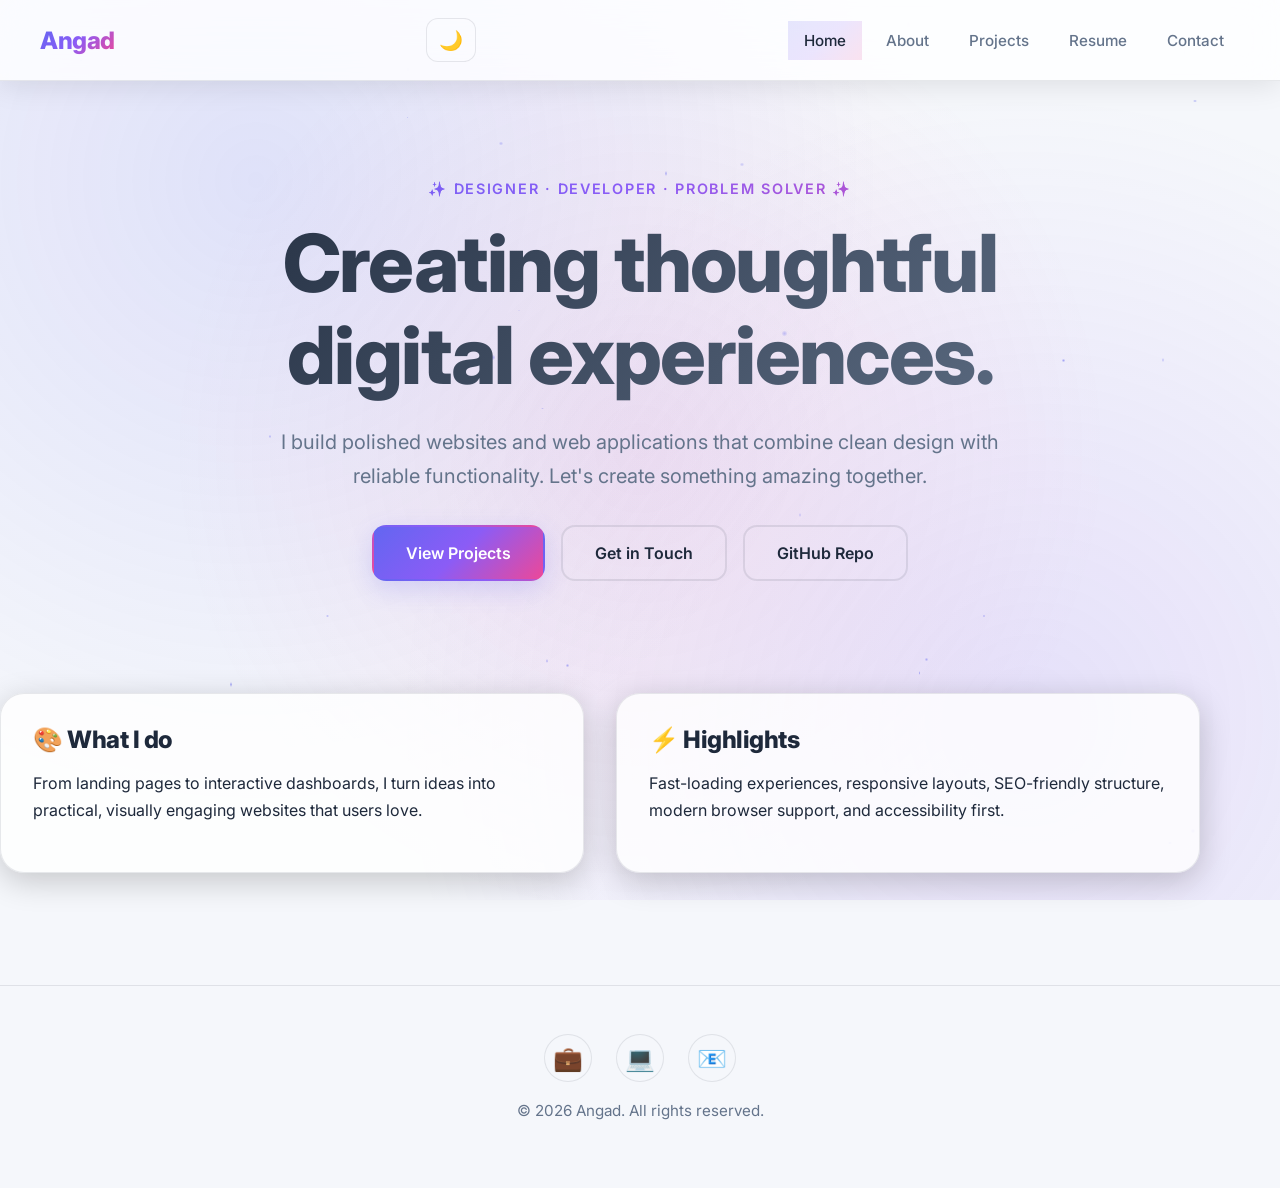
<file: index.html>
<!DOCTYPE html>
<html lang="en">
  <head>
    <meta charset="UTF-8" />
    <meta name="viewport" content="width=device-width, initial-scale=1.0" />
    <title>Portfolio | Home</title>
    <meta name="description" content="A clean, modern portfolio website for showcasing projects, experience, and contact information." />
    <link rel="preconnect" href="https://fonts.googleapis.com">
    <link rel="preconnect" href="https://fonts.gstatic.com" crossorigin>
    <link href="https://fonts.googleapis.com/css2?family=Inter:wght@400;500;600;700;800;900&display=swap" rel="stylesheet">
    <link rel="stylesheet" href="css/style.css" />
  </head>
  <body>
    <header class="site-header">
      <nav class="nav container">
        <a class="brand" href="index.html">Angad</a>
        <div class="nav-actions">
          <button class="theme-toggle" type="button" aria-label="Toggle theme">☀️</button>
          <button class="nav-toggle" type="button" aria-label="Toggle navigation">☰</button>
        </div>
        <ul class="nav-links">
          <li><a href="index.html" class="active">Home</a></li>
          <li><a href="about.html">About</a></li>
          <li><a href="projects.html">Projects</a></li>
          <li><a href="resume.html">Resume</a></li>
          <li><a href="contact.html">Contact</a></li>
        </ul>
      </nav>
    </header>

    <main>
      <section class="hero container">
        <div>
          <p class="eyebrow">✨ Designer · Developer · Problem Solver ✨</p>
          <h1>Creating thoughtful<br>digital experiences.</h1>
          <p class="lead">I build polished websites and web applications that combine clean design with reliable functionality. Let's create something amazing together.</p>
          <div class="cta-row">
            <a class="button primary" href="projects.html">View Projects</a>
            <a class="button secondary" href="contact.html">Get in Touch</a>
            <a class="button secondary" href="https://github.com/angadgirap3-tech/Portfolio" target="_blank" rel="noopener noreferrer">GitHub Repo</a>
          </div>
        </div>
      </section>

      <section class="container section-grid two-up">
        <article class="card">
          <h3>🎨 What I do</h3>
          <p>From landing pages to interactive dashboards, I turn ideas into practical, visually engaging websites that users love.</p>
        </article>
        <article class="card">
          <h3>⚡ Highlights</h3>
          <p>Fast-loading experiences, responsive layouts, SEO-friendly structure, modern browser support, and accessibility first.</p>
        </article>
      </section>
    </main>

    <footer class="site-footer">
      <div class="container" style="display: flex; flex-direction: column; align-items: center; gap: 1rem;">
        <div style="display: flex; gap: 1.5rem; align-items: center; flex-wrap: wrap; justify-content: center;">
          <a href="https://www.linkedin.com/in/angad-girap-665814273" target="_blank" rel="noopener noreferrer" style="color: var(--muted); transition: color 0.3s ease; font-size: 1.5rem;" title="LinkedIn Profile">💼</a>
          <a href="https://github.com/angadgirap3-tech" target="_blank" rel="noopener noreferrer" style="color: var(--muted); transition: color 0.3s ease; font-size: 1.5rem;" title="GitHub Profile">💻</a>
          <a href="mailto:angad.girap.3@gmail.com" style="color: var(--muted); transition: color 0.3s ease; font-size: 1.5rem;" title="Email">📧</a>
        </div>
        <p>© <span id="year"></span> Angad. All rights reserved.</p>
      </div>
    </footer>

    <script src="js/script.js"></script>
  </body>
</html>
</file>
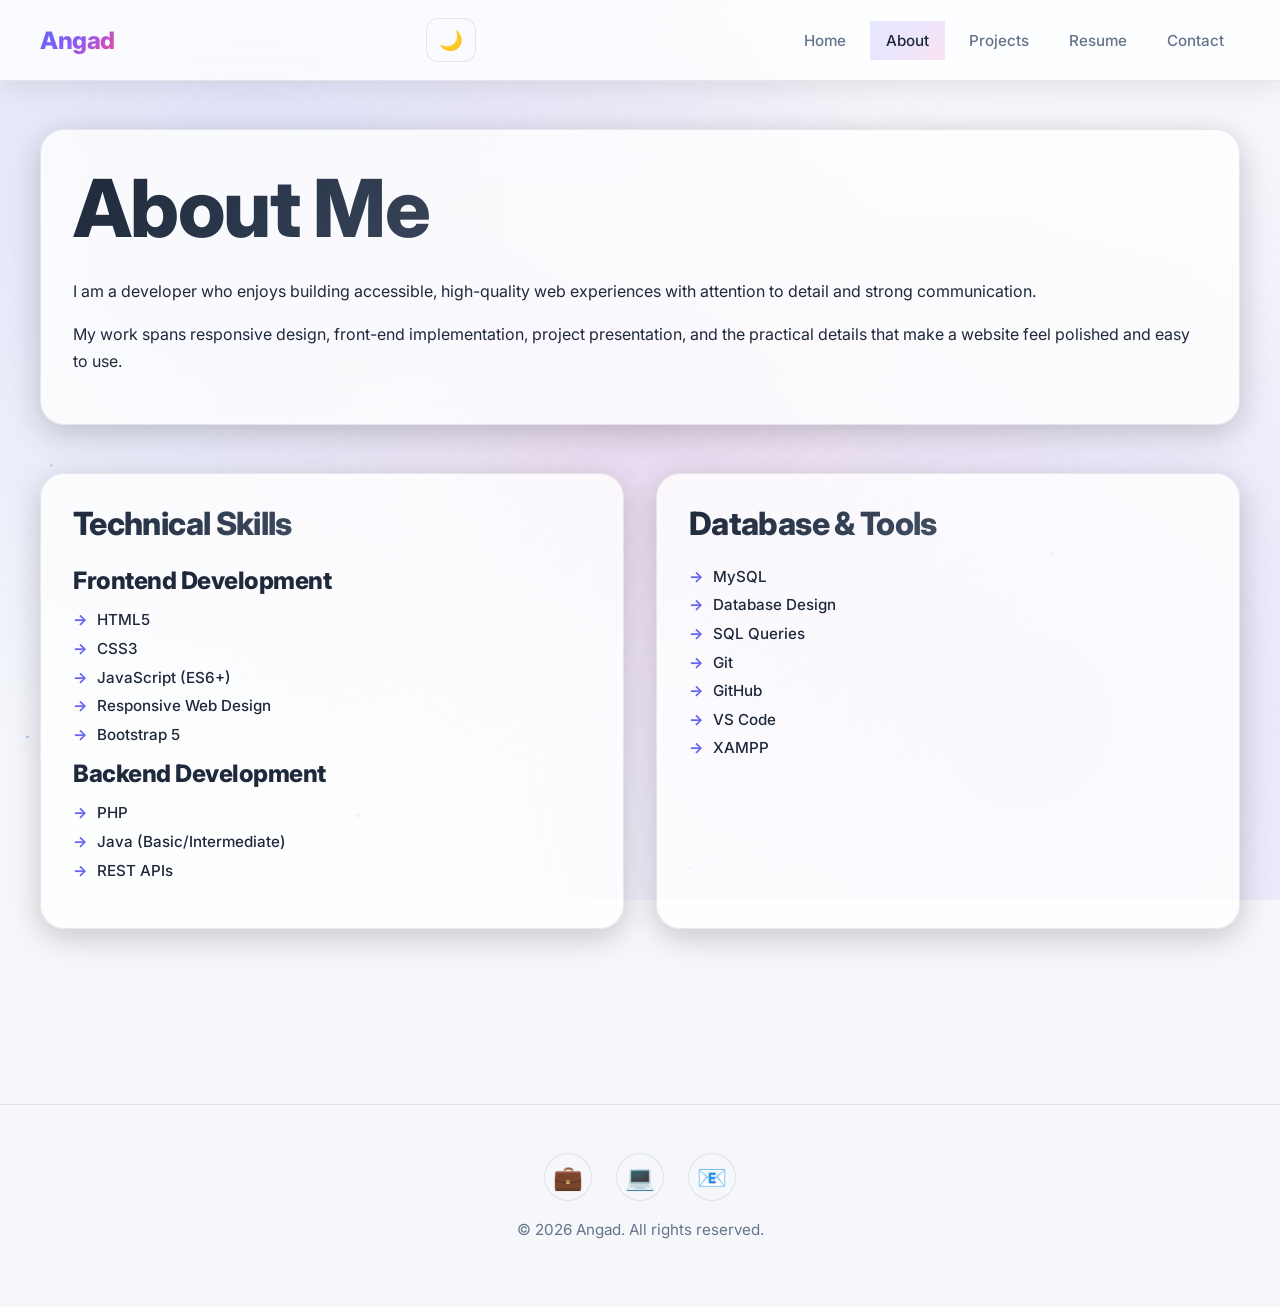
<file: about.html>
<!DOCTYPE html>
<html lang="en">
  <head>
    <meta charset="UTF-8" />
    <meta name="viewport" content="width=device-width, initial-scale=1.0" />
    <title>Portfolio | About</title>
    <link rel="preconnect" href="https://fonts.googleapis.com">
    <link rel="preconnect" href="https://fonts.gstatic.com" crossorigin>
    <link href="https://fonts.googleapis.com/css2?family=Inter:wght@400;500;600;700;800;900&display=swap" rel="stylesheet">
    <link rel="stylesheet" href="css/style.css" />
  </head>
  <body>
    <header class="site-header">
      <nav class="nav container">
        <a class="brand" href="index.html">Angad</a>
        <div class="nav-actions">
          <button class="theme-toggle" type="button" aria-label="Toggle theme">☀️</button>
          <button class="nav-toggle" type="button" aria-label="Toggle navigation">☰</button>
        </div>
        <ul class="nav-links">
          <li><a href="index.html">Home</a></li>
          <li><a href="about.html" class="active">About</a></li>
          <li><a href="projects.html">Projects</a></li>
          <li><a href="resume.html">Resume</a></li>
          <li><a href="contact.html">Contact</a></li>
        </ul>
      </nav>
    </header>

    <main class="container page-content">
      <section class="card">
        <h1>About Me</h1>
        <p>I am a developer who enjoys building accessible, high-quality web experiences with attention to detail and strong communication.</p>
        <p>My work spans responsive design, front-end implementation, project presentation, and the practical details that make a website feel polished and easy to use.</p>
      </section>

      <section class="section-grid two-up">
        <article class="card">
          <h2>Technical Skills</h2>
          <h3>Frontend Development</h3>
          <ul class="bullet-list">
            <li>HTML5</li>
            <li>CSS3</li>
            <li>JavaScript (ES6+)</li>
            <li>Responsive Web Design</li>
            <li>Bootstrap 5</li>
          </ul>
          <h3>Backend Development</h3>
          <ul class="bullet-list">
            <li>PHP</li>
            <li>Java (Basic/Intermediate)</li>
            <li>REST APIs</li>
          </ul>
        </article>
        <article class="card">
          <h2>Database & Tools</h2>
          <ul class="bullet-list">
            <li>MySQL</li>
            <li>Database Design</li>
            <li>SQL Queries</li>
            <li>Git</li>
            <li>GitHub</li>
            <li>VS Code</li>
            <li>XAMPP</li>
          </ul>
        </article>
      </section>
    </main>

    <footer class="site-footer">
      <div class="container" style="display: flex; flex-direction: column; align-items: center; gap: 1rem;">
        <div style="display: flex; gap: 1.5rem; align-items: center; flex-wrap: wrap; justify-content: center;">
          <a href="https://www.linkedin.com/in/angad-girap-665814273" target="_blank" rel="noopener noreferrer" style="color: var(--muted); transition: color 0.3s ease; font-size: 1.5rem;" title="LinkedIn Profile">💼</a>
          <a href="https://github.com/angadgirap3-tech" target="_blank" rel="noopener noreferrer" style="color: var(--muted); transition: color 0.3s ease; font-size: 1.5rem;" title="GitHub Profile">💻</a>
          <a href="mailto:angad.girap.3@gmail.com" style="color: var(--muted); transition: color 0.3s ease; font-size: 1.5rem;" title="Email">📧</a>
        </div>
        <p>© <span id="year"></span> Angad. All rights reserved.</p>
      </div>
    </footer>

    <script src="js/script.js"></script>
  </body>
</html>
</file>
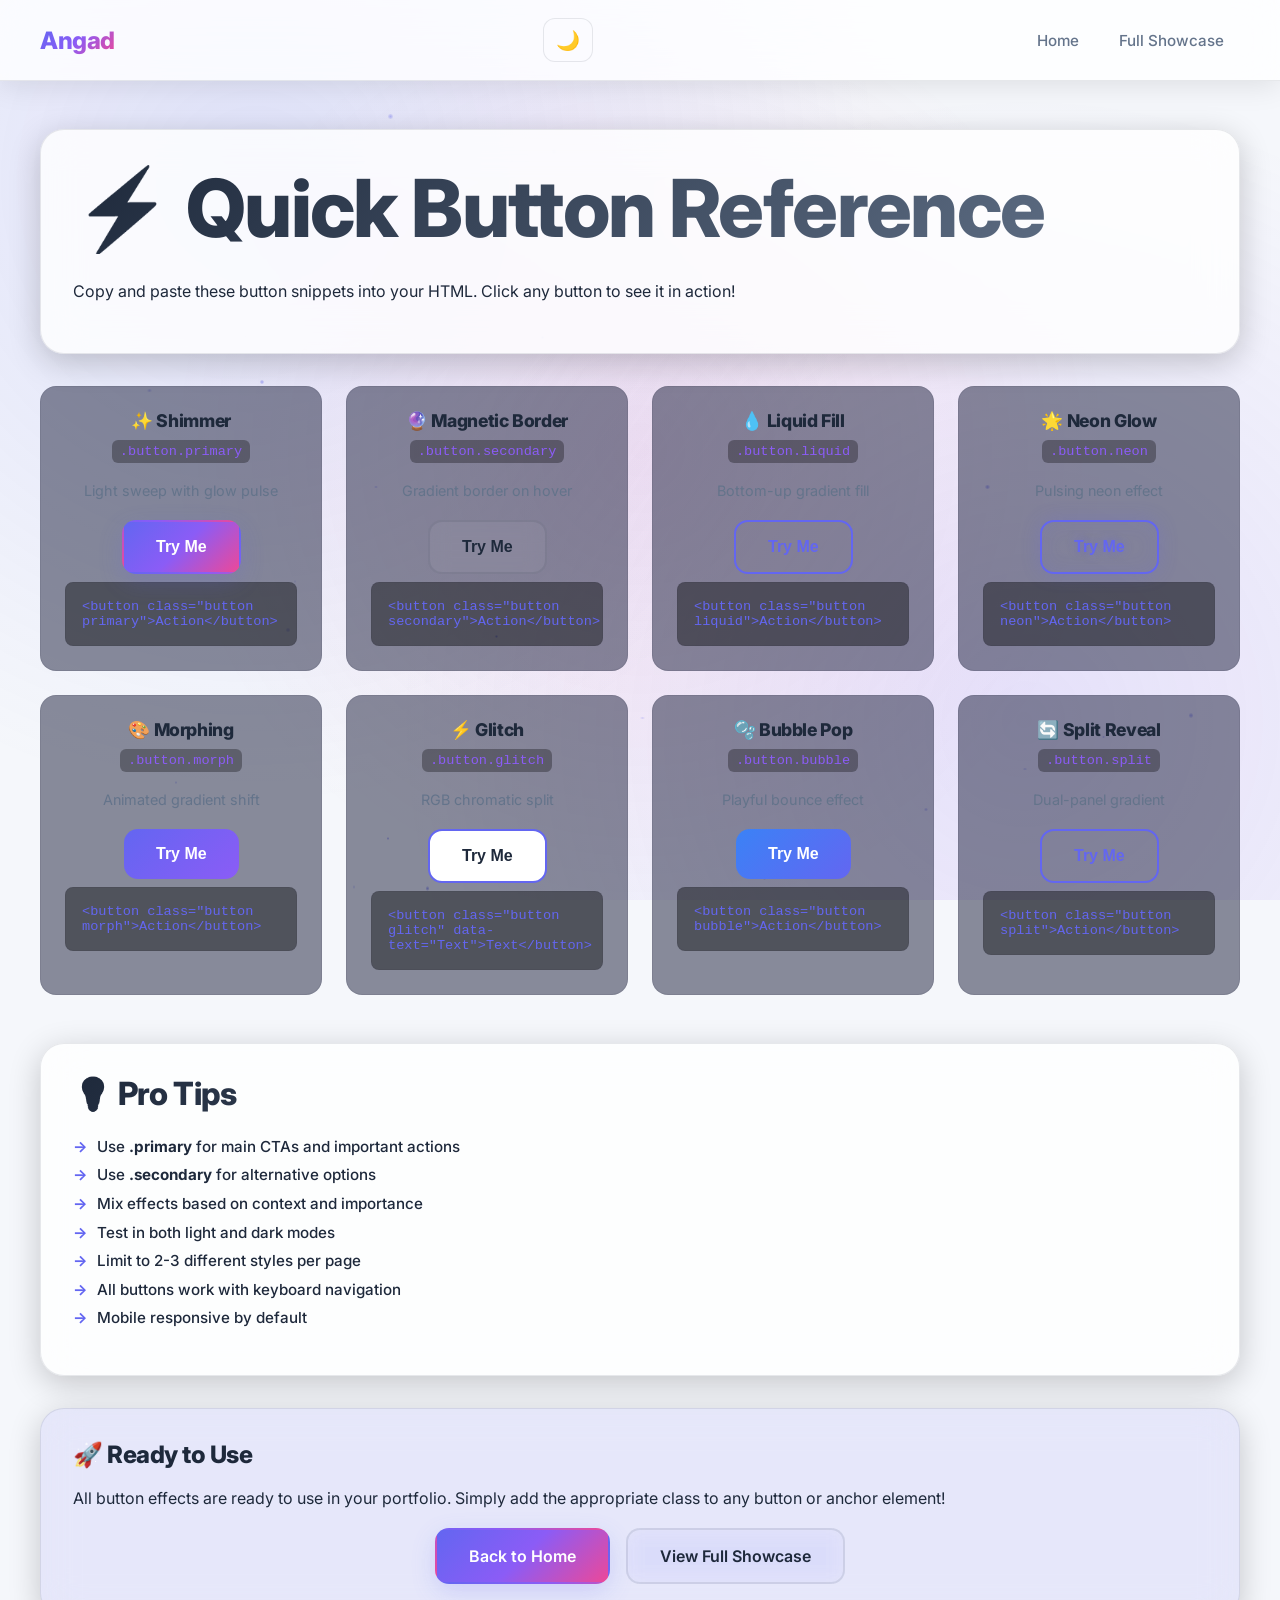
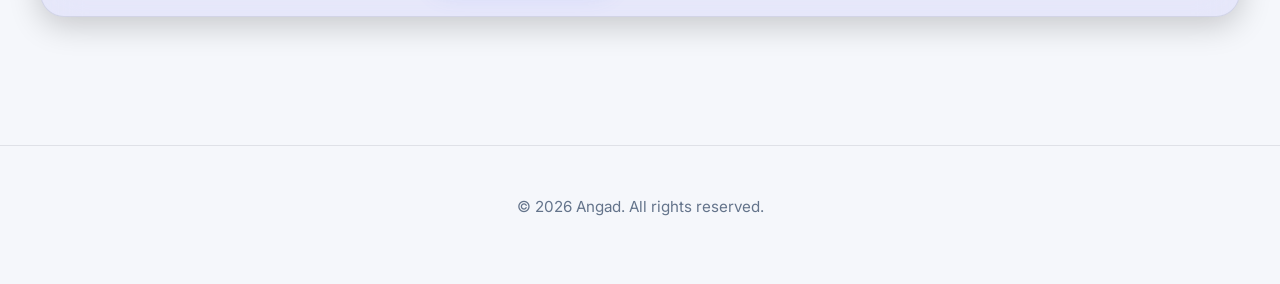
<file: button-effects-reference.html>
<!DOCTYPE html>
<html lang="en">
<head>
    <meta charset="UTF-8">
    <meta name="viewport" content="width=device-width, initial-scale=1.0">
    <title>Button Effects Quick Reference</title>
    <link rel="preconnect" href="https://fonts.googleapis.com">
    <link rel="preconnect" href="https://fonts.gstatic.com" crossorigin>
    <link href="https://fonts.googleapis.com/css2?family=Inter:wght@400;500;600;700;800&display=swap" rel="stylesheet">
    <link rel="stylesheet" href="css/style.css">
    <style>
        .reference-grid {
            display: grid;
            grid-template-columns: repeat(auto-fit, minmax(280px, 1fr));
            gap: 1.5rem;
            margin: 2rem 0;
        }
        .button-ref {
            background: rgba(26, 31, 58, 0.5);
            border: 1px solid var(--border);
            border-radius: 16px;
            padding: 1.5rem;
            text-align: center;
        }
        .button-ref h3 {
            font-size: 1.1rem;
            margin-bottom: 0.5rem;
        }
        .button-ref .class-name {
            font-family: 'Courier New', monospace;
            font-size: 0.85rem;
            color: var(--accent-2);
            background: rgba(0,0,0,0.3);
            padding: 0.25rem 0.5rem;
            border-radius: 6px;
            display: inline-block;
            margin-bottom: 1rem;
        }
        .button-ref p {
            font-size: 0.9rem;
            color: var(--muted);
            margin-bottom: 1rem;
        }
        .copy-btn {
            font-size: 0.85rem;
            padding: 0.5rem 1rem;
            margin-top: 0.5rem;
        }
        .code-box {
            background: rgba(0,0,0,0.4);
            border: 1px solid var(--border);
            border-radius: 8px;
            padding: 1rem;
            margin-top: 0.5rem;
            font-family: 'Courier New', monospace;
            font-size: 0.85rem;
            color: var(--accent);
            text-align: left;
            overflow-x: auto;
        }
    </style>
</head>
<body>
    <header class="site-header">
        <nav class="nav container">
            <a class="brand" href="index.html">Angad</a>
            <div class="nav-actions">
                <button class="theme-toggle" type="button" aria-label="Toggle theme">☀️</button>
            </div>
            <ul class="nav-links">
                <li><a href="index.html">Home</a></li>
                <li><a href="button-showcase.html">Full Showcase</a></li>
            </ul>
        </nav>
    </header>

    <main class="container page-content">
        <section class="card">
            <h1>⚡ Quick Button Reference</h1>
            <p>Copy and paste these button snippets into your HTML. Click any button to see it in action!</p>
        </section>

        <div class="reference-grid">
            
            <div class="button-ref">
                <h3>✨ Shimmer</h3>
                <span class="class-name">.button.primary</span>
                <p>Light sweep with glow pulse</p>
                <button class="button primary">Try Me</button>
                <div class="code-box">&lt;button class="button primary"&gt;Action&lt;/button&gt;</div>
            </div>

            <div class="button-ref">
                <h3>🔮 Magnetic Border</h3>
                <span class="class-name">.button.secondary</span>
                <p>Gradient border on hover</p>
                <button class="button secondary">Try Me</button>
                <div class="code-box">&lt;button class="button secondary"&gt;Action&lt;/button&gt;</div>
            </div>

            <div class="button-ref">
                <h3>💧 Liquid Fill</h3>
                <span class="class-name">.button.liquid</span>
                <p>Bottom-up gradient fill</p>
                <button class="button liquid">Try Me</button>
                <div class="code-box">&lt;button class="button liquid"&gt;Action&lt;/button&gt;</div>
            </div>

            <div class="button-ref">
                <h3>🌟 Neon Glow</h3>
                <span class="class-name">.button.neon</span>
                <p>Pulsing neon effect</p>
                <button class="button neon">Try Me</button>
                <div class="code-box">&lt;button class="button neon"&gt;Action&lt;/button&gt;</div>
            </div>

            <div class="button-ref">
                <h3>🎨 Morphing</h3>
                <span class="class-name">.button.morph</span>
                <p>Animated gradient shift</p>
                <button class="button morph">Try Me</button>
                <div class="code-box">&lt;button class="button morph"&gt;Action&lt;/button&gt;</div>
            </div>

            <div class="button-ref">
                <h3>⚡ Glitch</h3>
                <span class="class-name">.button.glitch</span>
                <p>RGB chromatic split</p>
                <button class="button glitch" data-text="Try Me">Try Me</button>
                <div class="code-box">&lt;button class="button glitch" data-text="Text"&gt;Text&lt;/button&gt;</div>
            </div>

            <div class="button-ref">
                <h3>🫧 Bubble Pop</h3>
                <span class="class-name">.button.bubble</span>
                <p>Playful bounce effect</p>
                <button class="button bubble">Try Me</button>
                <div class="code-box">&lt;button class="button bubble"&gt;Action&lt;/button&gt;</div>
            </div>

            <div class="button-ref">
                <h3>🔄 Split Reveal</h3>
                <span class="class-name">.button.split</span>
                <p>Dual-panel gradient</p>
                <button class="button split">Try Me</button>
                <div class="code-box">&lt;button class="button split"&gt;Action&lt;/button&gt;</div>
            </div>

        </div>

        <section class="card" style="margin-top: 3rem;">
            <h2>💡 Pro Tips</h2>
            <ul class="bullet-list">
                <li>Use <strong>.primary</strong> for main CTAs and important actions</li>
                <li>Use <strong>.secondary</strong> for alternative options</li>
                <li>Mix effects based on context and importance</li>
                <li>Test in both light and dark modes</li>
                <li>Limit to 2-3 different styles per page</li>
                <li>All buttons work with keyboard navigation</li>
                <li>Mobile responsive by default</li>
            </ul>
        </section>

        <section class="card" style="margin-top: 2rem; background: rgba(99, 102, 241, 0.1);">
            <h3>🚀 Ready to Use</h3>
            <p>All button effects are ready to use in your portfolio. Simply add the appropriate class to any button or anchor element!</p>
            <div style="display: flex; gap: 1rem; margin-top: 1rem; flex-wrap: wrap; justify-content: center;">
                <a href="index.html" class="button primary">Back to Home</a>
                <a href="button-showcase.html" class="button secondary">View Full Showcase</a>
            </div>
        </section>

    </main>

    <footer class="site-footer">
        <p>© <span id="year"></span> Angad. All rights reserved.</p>
    </footer>

    <script src="js/script.js"></script>
</body>
</html>
</file>
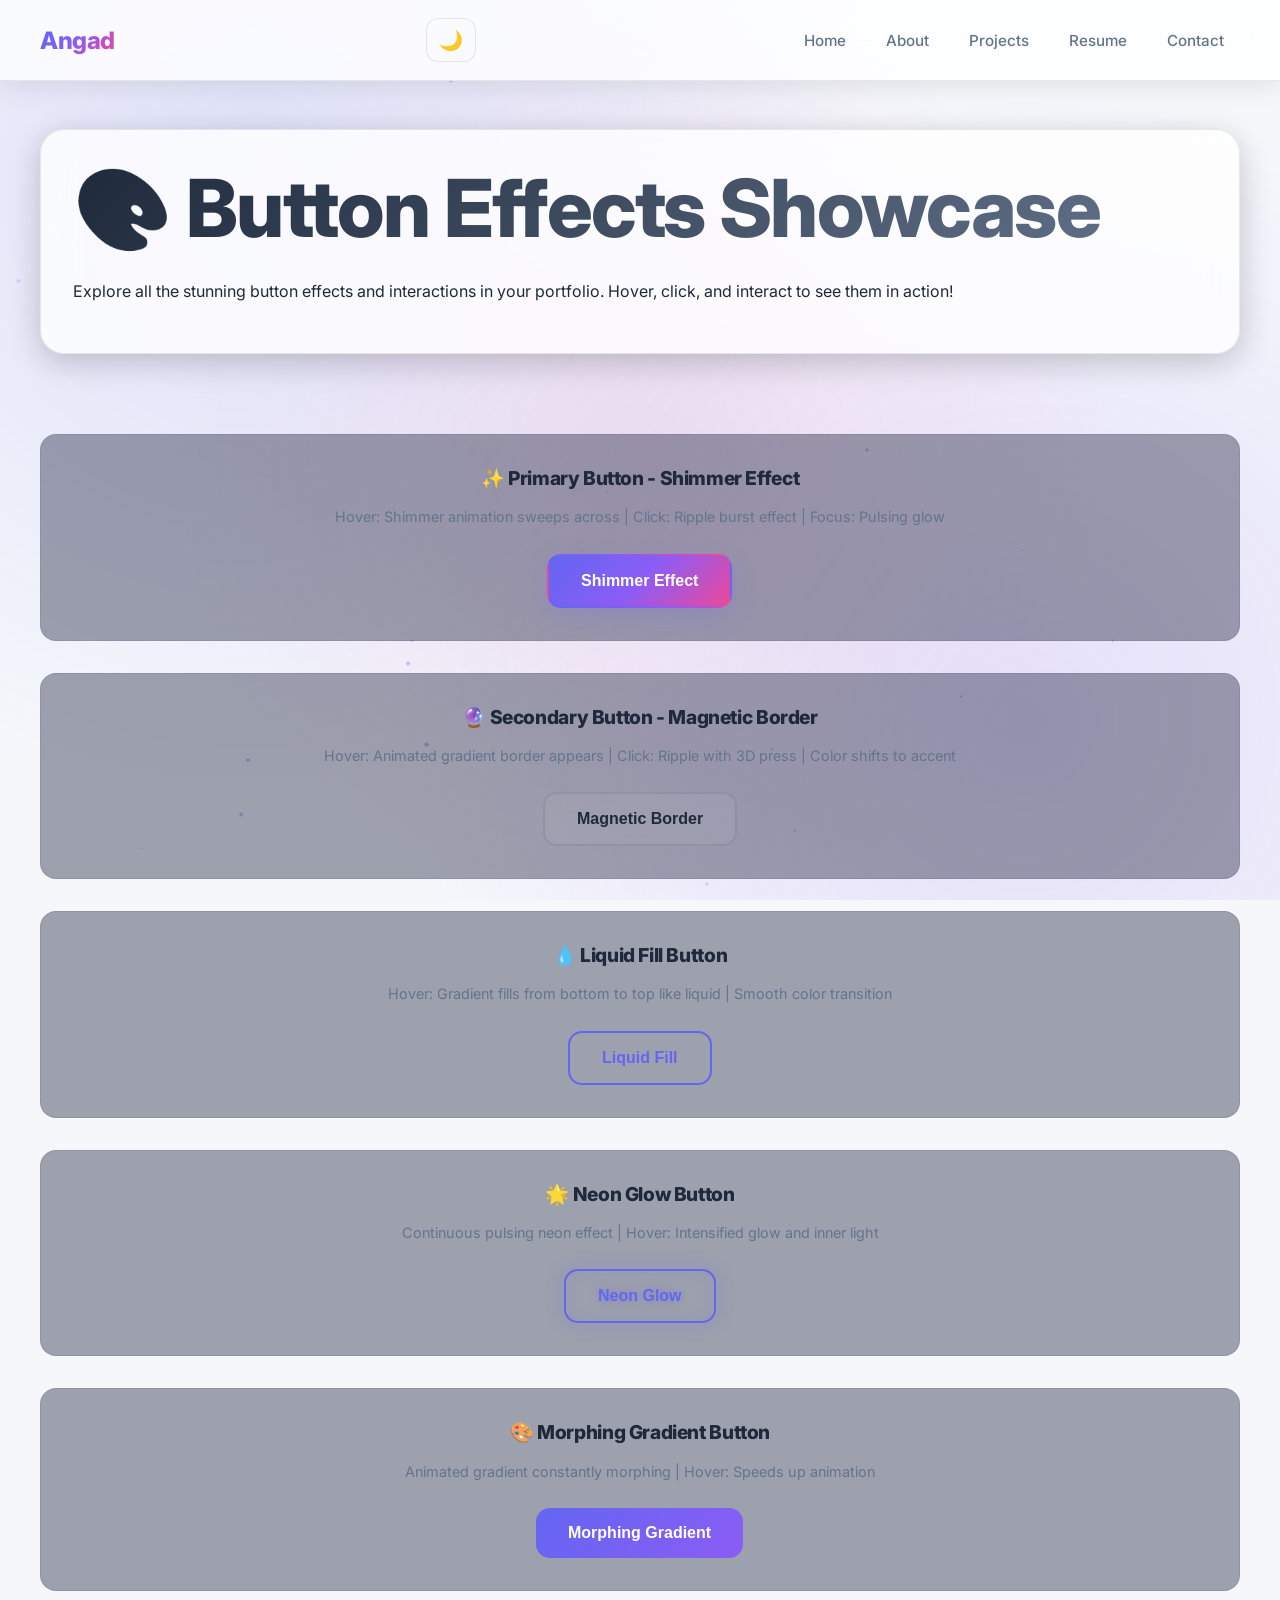
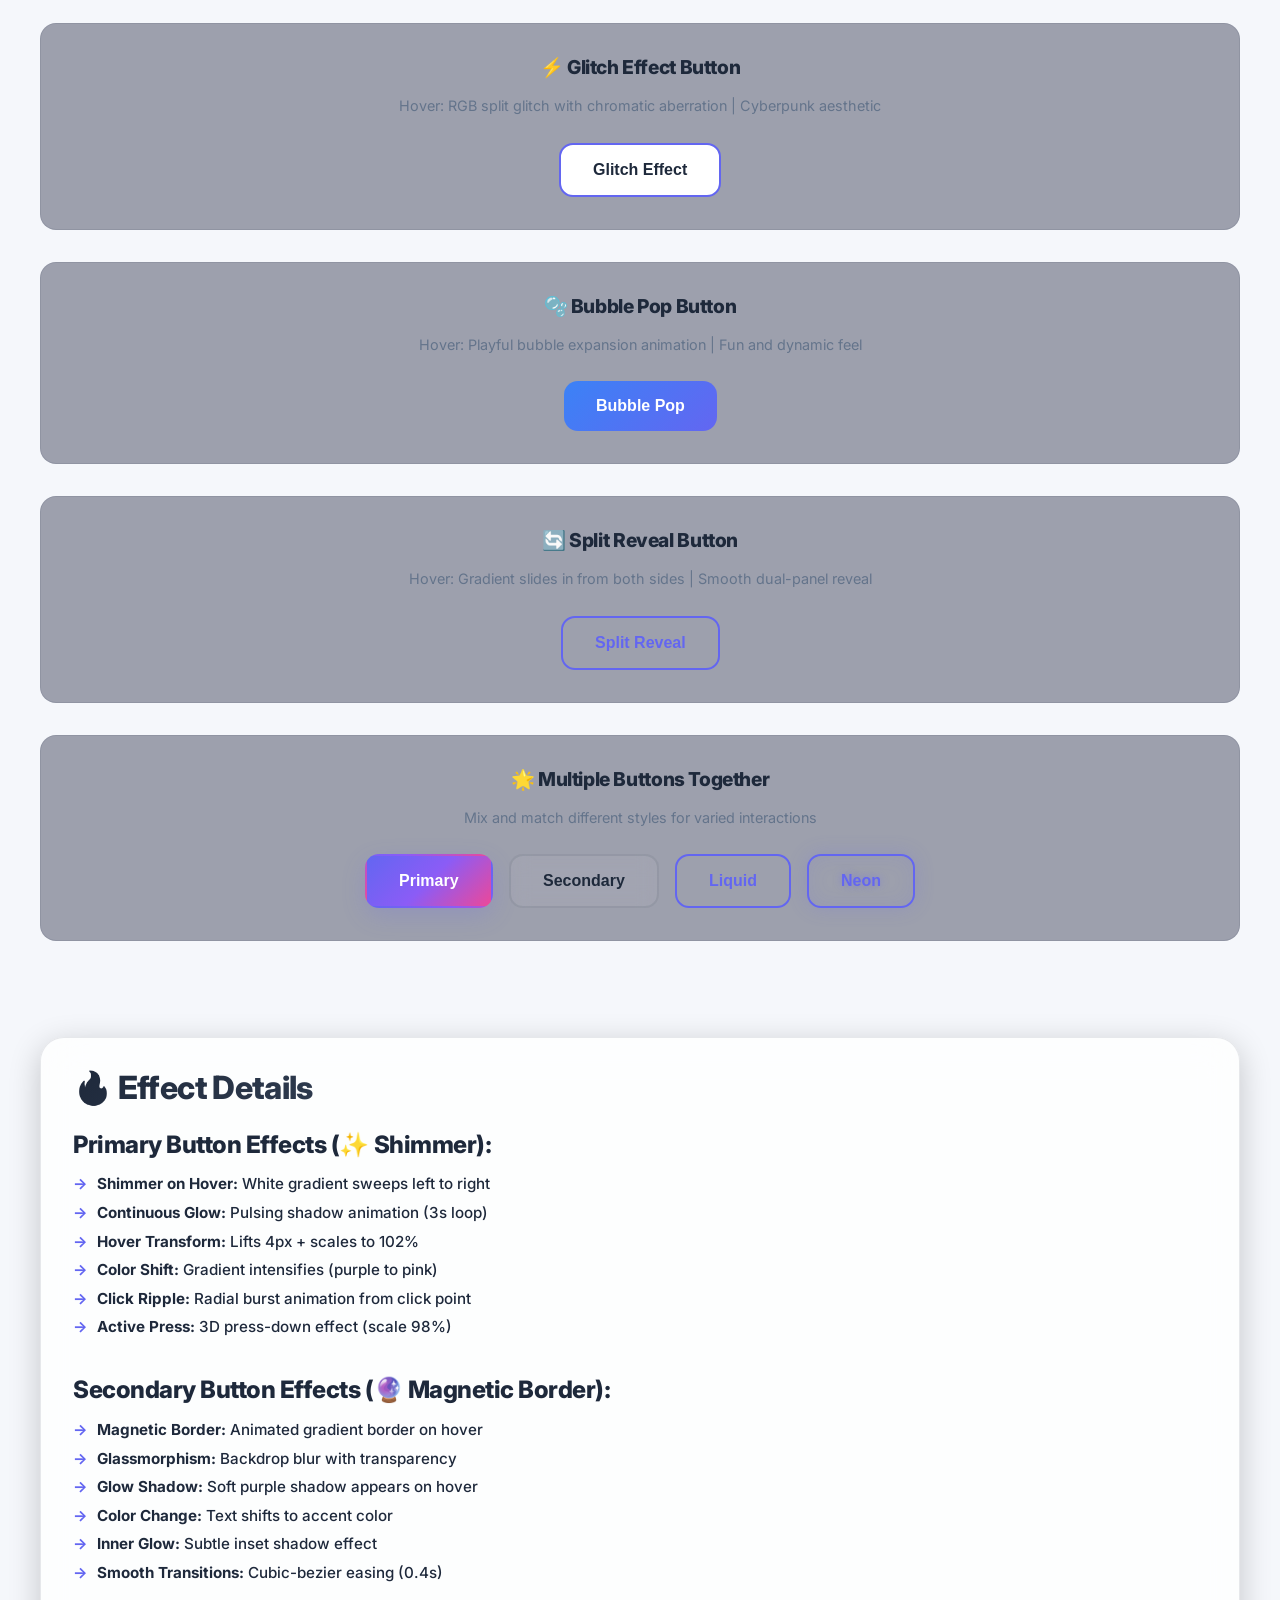
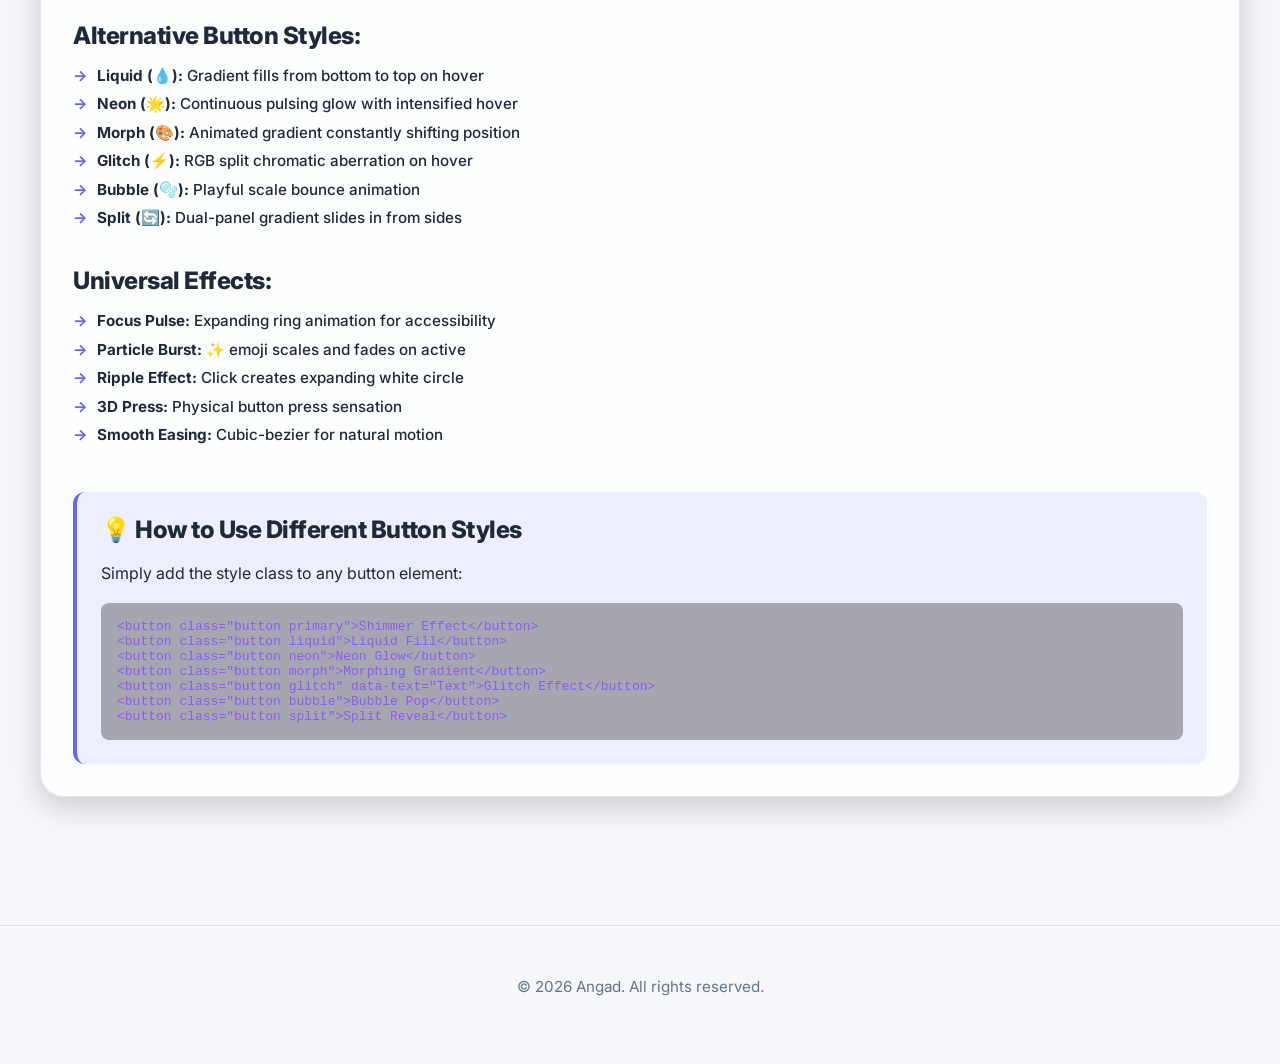
<file: button-showcase.html>
<!DOCTYPE html>
<html lang="en">
  <head>
    <meta charset="UTF-8" />
    <meta name="viewport" content="width=device-width, initial-scale=1.0" />
    <title>Button Effects Showcase</title>
    <link rel="preconnect" href="https://fonts.googleapis.com">
    <link rel="preconnect" href="https://fonts.gstatic.com" crossorigin>
    <link href="https://fonts.googleapis.com/css2?family=Inter:wght@400;500;600;700;800;900&display=swap" rel="stylesheet">
    <link rel="stylesheet" href="css/style.css" />
    <style>
      .showcase-section {
        padding: 3rem 0;
      }
      .button-grid {
        display: grid;
        gap: 2rem;
        margin-top: 2rem;
      }
      .button-demo {
        text-align: center;
        padding: 2rem;
        background: rgba(26, 31, 58, 0.4);
        border: 1px solid var(--border);
        border-radius: 16px;
      }
      .button-demo h3 {
        margin-bottom: 1rem;
        font-size: 1.2rem;
      }
      .button-demo p {
        color: var(--muted);
        font-size: 0.9rem;
        margin-bottom: 1.5rem;
      }
    </style>
  </head>
  <body>
    <header class="site-header">
      <nav class="nav container">
        <a class="brand" href="index.html">Angad</a>
        <div class="nav-actions">
          <button class="theme-toggle" type="button" aria-label="Toggle theme">☀️</button>
          <button class="nav-toggle" type="button" aria-label="Toggle navigation">☰</button>
        </div>
        <ul class="nav-links">
          <li><a href="index.html">Home</a></li>
          <li><a href="about.html">About</a></li>
          <li><a href="projects.html">Projects</a></li>
          <li><a href="resume.html">Resume</a></li>
          <li><a href="contact.html">Contact</a></li>
        </ul>
      </nav>
    </header>

    <main class="container page-content">
      <section class="card">
        <h1>🎨 Button Effects Showcase</h1>
        <p>Explore all the stunning button effects and interactions in your portfolio. Hover, click, and interact to see them in action!</p>
      </section>

      <section class="showcase-section">
        <div class="button-grid">
          
          <div class="button-demo">
            <h3>✨ Primary Button - Shimmer Effect</h3>
            <p>Hover: Shimmer animation sweeps across | Click: Ripple burst effect | Focus: Pulsing glow</p>
            <button class="button primary">Shimmer Effect</button>
          </div>

          <div class="button-demo">
            <h3>🔮 Secondary Button - Magnetic Border</h3>
            <p>Hover: Animated gradient border appears | Click: Ripple with 3D press | Color shifts to accent</p>
            <button class="button secondary">Magnetic Border</button>
          </div>

          <div class="button-demo">
            <h3>💧 Liquid Fill Button</h3>
            <p>Hover: Gradient fills from bottom to top like liquid | Smooth color transition</p>
            <button class="button liquid">Liquid Fill</button>
          </div>

          <div class="button-demo">
            <h3>🌟 Neon Glow Button</h3>
            <p>Continuous pulsing neon effect | Hover: Intensified glow and inner light</p>
            <button class="button neon">Neon Glow</button>
          </div>

          <div class="button-demo">
            <h3>🎨 Morphing Gradient Button</h3>
            <p>Animated gradient constantly morphing | Hover: Speeds up animation</p>
            <button class="button morph">Morphing Gradient</button>
          </div>

          <div class="button-demo">
            <h3>⚡ Glitch Effect Button</h3>
            <p>Hover: RGB split glitch with chromatic aberration | Cyberpunk aesthetic</p>
            <button class="button glitch" data-text="Glitch Effect">Glitch Effect</button>
          </div>

          <div class="button-demo">
            <h3>🫧 Bubble Pop Button</h3>
            <p>Hover: Playful bubble expansion animation | Fun and dynamic feel</p>
            <button class="button bubble">Bubble Pop</button>
          </div>

          <div class="button-demo">
            <h3>🔄 Split Reveal Button</h3>
            <p>Hover: Gradient slides in from both sides | Smooth dual-panel reveal</p>
            <button class="button split">Split Reveal</button>
          </div>

          <div class="button-demo">
            <h3>🌟 Multiple Buttons Together</h3>
            <p>Mix and match different styles for varied interactions</p>
            <div style="display: flex; gap: 1rem; justify-content: center; flex-wrap: wrap;">
              <button class="button primary">Primary</button>
              <button class="button secondary">Secondary</button>
              <button class="button liquid">Liquid</button>
              <button class="button neon">Neon</button>
            </div>
          </div>

        </div>
      </section>

      <section class="card" style="margin-top: 3rem;">
        <h2>🔥 Effect Details</h2>
        <div style="display: grid; gap: 1.5rem; margin-top: 1.5rem;">
          <div>
            <h3>Primary Button Effects (✨ Shimmer):</h3>
            <ul class="bullet-list">
              <li><strong>Shimmer on Hover:</strong> White gradient sweeps left to right</li>
              <li><strong>Continuous Glow:</strong> Pulsing shadow animation (3s loop)</li>
              <li><strong>Hover Transform:</strong> Lifts 4px + scales to 102%</li>
              <li><strong>Color Shift:</strong> Gradient intensifies (purple to pink)</li>
              <li><strong>Click Ripple:</strong> Radial burst animation from click point</li>
              <li><strong>Active Press:</strong> 3D press-down effect (scale 98%)</li>
            </ul>
          </div>
          <div>
            <h3>Secondary Button Effects (🔮 Magnetic Border):</h3>
            <ul class="bullet-list">
              <li><strong>Magnetic Border:</strong> Animated gradient border on hover</li>
              <li><strong>Glassmorphism:</strong> Backdrop blur with transparency</li>
              <li><strong>Glow Shadow:</strong> Soft purple shadow appears on hover</li>
              <li><strong>Color Change:</strong> Text shifts to accent color</li>
              <li><strong>Inner Glow:</strong> Subtle inset shadow effect</li>
              <li><strong>Smooth Transitions:</strong> Cubic-bezier easing (0.4s)</li>
            </ul>
          </div>
          <div>
            <h3>Alternative Button Styles:</h3>
            <ul class="bullet-list">
              <li><strong>Liquid (💧):</strong> Gradient fills from bottom to top on hover</li>
              <li><strong>Neon (🌟):</strong> Continuous pulsing glow with intensified hover</li>
              <li><strong>Morph (🎨):</strong> Animated gradient constantly shifting position</li>
              <li><strong>Glitch (⚡):</strong> RGB split chromatic aberration on hover</li>
              <li><strong>Bubble (🫧):</strong> Playful scale bounce animation</li>
              <li><strong>Split (🔄):</strong> Dual-panel gradient slides in from sides</li>
            </ul>
          </div>
          <div>
            <h3>Universal Effects:</h3>
            <ul class="bullet-list">
              <li><strong>Focus Pulse:</strong> Expanding ring animation for accessibility</li>
              <li><strong>Particle Burst:</strong> ✨ emoji scales and fades on active</li>
              <li><strong>Ripple Effect:</strong> Click creates expanding white circle</li>
              <li><strong>3D Press:</strong> Physical button press sensation</li>
              <li><strong>Smooth Easing:</strong> Cubic-bezier for natural motion</li>
            </ul>
          </div>
        </div>
        
        <div style="margin-top: 2rem; padding: 1.5rem; background: rgba(99, 102, 241, 0.1); border-radius: 12px; border-left: 4px solid var(--accent);">
          <h3 style="margin-top: 0;">💡 How to Use Different Button Styles</h3>
          <p>Simply add the style class to any button element:</p>
          <code style="display: block; background: rgba(0,0,0,0.3); padding: 1rem; border-radius: 8px; margin-top: 1rem; font-family: monospace; color: var(--accent-2);">
            &lt;button class="button primary"&gt;Shimmer Effect&lt;/button&gt;<br>
            &lt;button class="button liquid"&gt;Liquid Fill&lt;/button&gt;<br>
            &lt;button class="button neon"&gt;Neon Glow&lt;/button&gt;<br>
            &lt;button class="button morph"&gt;Morphing Gradient&lt;/button&gt;<br>
            &lt;button class="button glitch" data-text="Text"&gt;Glitch Effect&lt;/button&gt;<br>
            &lt;button class="button bubble"&gt;Bubble Pop&lt;/button&gt;<br>
            &lt;button class="button split"&gt;Split Reveal&lt;/button&gt;
          </code>
        </div>
      </section>

    </main>

    <footer class="site-footer">
      <p>© <span id="year"></span> Angad. All rights reserved.</p>
    </footer>

    <script src="js/script.js"></script>
  </body>
</html>
</file>
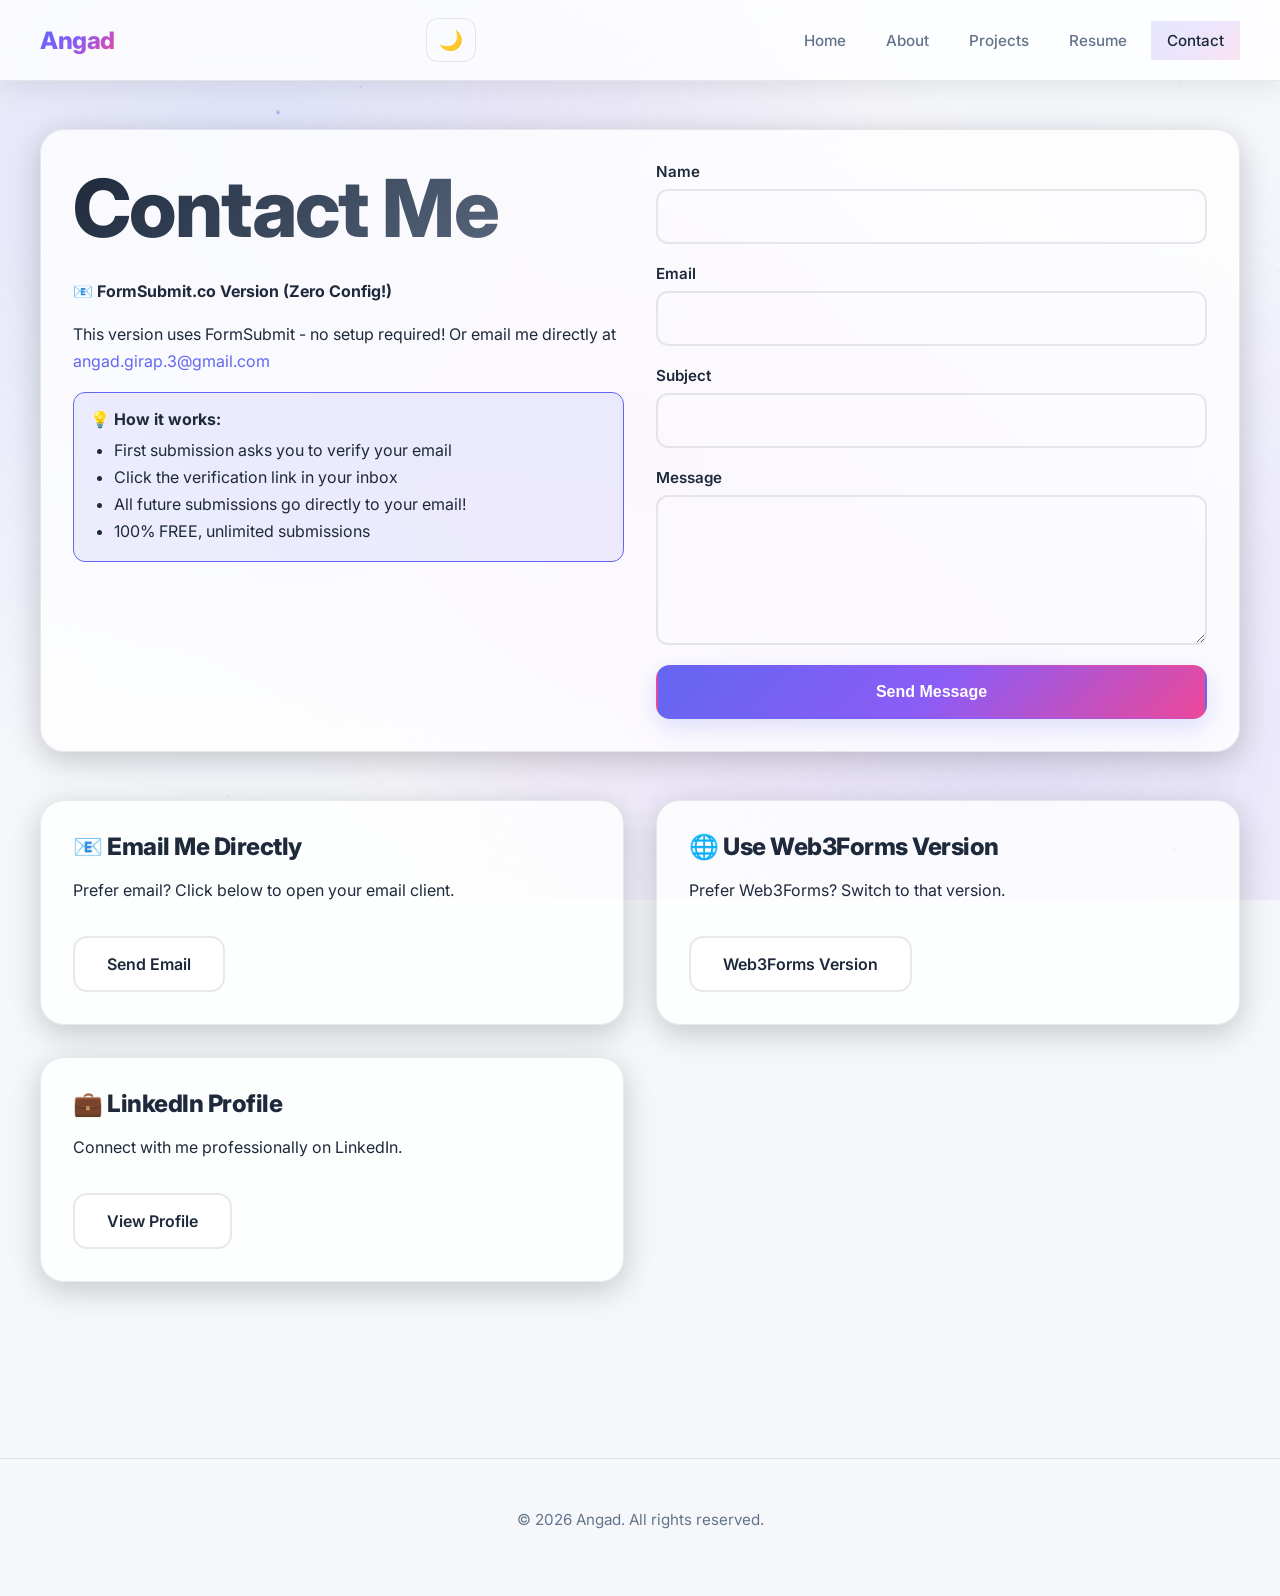
<file: contact-formsubmit.html>
<!DOCTYPE html>
<html lang="en">
  <head>
    <meta charset="UTF-8" />
    <meta name="viewport" content="width=device-width, initial-scale=1.0" />
    <title>Portfolio | Contact</title>
    <link rel="preconnect" href="https://fonts.googleapis.com">
    <link rel="preconnect" href="https://fonts.gstatic.com" crossorigin>
    <link href="https://fonts.googleapis.com/css2?family=Inter:wght@400;500;600;700;800;900&display=swap" rel="stylesheet">
    <link rel="stylesheet" href="css/style.css" />
  </head>
  <body>
    <header class="site-header">
      <nav class="nav container">
        <a class="brand" href="index.html">Angad</a>
        <div class="nav-actions">
          <button class="theme-toggle" type="button" aria-label="Toggle theme">☀️</button>
          <button class="nav-toggle" type="button" aria-label="Toggle navigation">☰</button>
        </div>
        <ul class="nav-links">
          <li><a href="index.html">Home</a></li>
          <li><a href="about.html">About</a></li>
          <li><a href="projects.html">Projects</a></li>
          <li><a href="resume.html">Resume</a></li>
          <li><a href="contact.html" class="active">Contact</a></li>
        </ul>
      </nav>
    </header>

    <main class="container page-content">
      <section class="card contact-wrap">
        <div>
          <h1>Contact Me</h1>
          <p><strong>📧 FormSubmit.co Version (Zero Config!)</strong></p>
          <p>This version uses FormSubmit - no setup required! Or email me directly at <a href="mailto:angad.girap.3@gmail.com" style="color: var(--accent);">angad.girap.3@gmail.com</a></p>
          <div style="margin-top: 1rem; padding: 1rem; background: rgba(99, 102, 241, 0.1); border: 1px solid var(--accent); border-radius: 12px;">
            <strong>💡 How it works:</strong>
            <ul style="margin: 0.5rem 0 0 1.5rem; line-height: 1.7;">
              <li>First submission asks you to verify your email</li>
              <li>Click the verification link in your inbox</li>
              <li>All future submissions go directly to your email!</li>
              <li>100% FREE, unlimited submissions</li>
            </ul>
          </div>
        </div>
        <form class="contact-form" action="https://formsubmit.co/angad.girap.3@gmail.com" method="POST">
          <!-- FormSubmit Configuration -->
          <input type="hidden" name="_subject" value="New Portfolio Contact Form Submission">
          <input type="hidden" name="_template" value="table">
          <input type="hidden" name="_next" value="https://phenomenal-malabi-0dccb3.netlify.app/thank-you.html">
          <input type="hidden" name="_captcha" value="false">
          
          <!-- Honeypot for spam protection -->
          <input type="text" name="_honey" style="display:none">
          
          <label>
            Name
            <input type="text" name="name" required />
          </label>
          <label>
            Email
            <input type="email" name="email" required />
          </label>
          <label>
            Subject
            <input type="text" name="subject" required />
          </label>
          <label>
            Message
            <textarea name="message" rows="6" required></textarea>
          </label>
          <button class="button primary" type="submit">Send Message</button>
        </form>
      </section>

      <!-- Alternative Contact Methods -->
      <section class="section-grid two-up" style="margin-top: 3rem;">
        <article class="card">
          <h3>📧 Email Me Directly</h3>
          <p>Prefer email? Click below to open your email client.</p>
          <a href="mailto:angad.girap.3@gmail.com?subject=Portfolio%20Inquiry" class="button secondary" style="margin-top: 1rem;">Send Email</a>
        </article>
        <article class="card">
          <h3>🌐 Use Web3Forms Version</h3>
          <p>Prefer Web3Forms? Switch to that version.</p>
          <a href="contact.html" class="button secondary" style="margin-top: 1rem;">Web3Forms Version</a>
        </article>
        <article class="card">
          <h3>💼 LinkedIn Profile</h3>
          <p>Connect with me professionally on LinkedIn.</p>
          <a href="https://www.linkedin.com/in/angad-girap-665814273" target="_blank" rel="noopener noreferrer" class="button secondary" style="margin-top: 1rem;">View Profile</a>
        </article>
      </section>
    </main>

    <footer class="site-footer">
      <p>© <span id="year"></span> Angad. All rights reserved.</p>
    </footer>

    <script src="js/script.js"></script>
  </body>
</html>
</file>
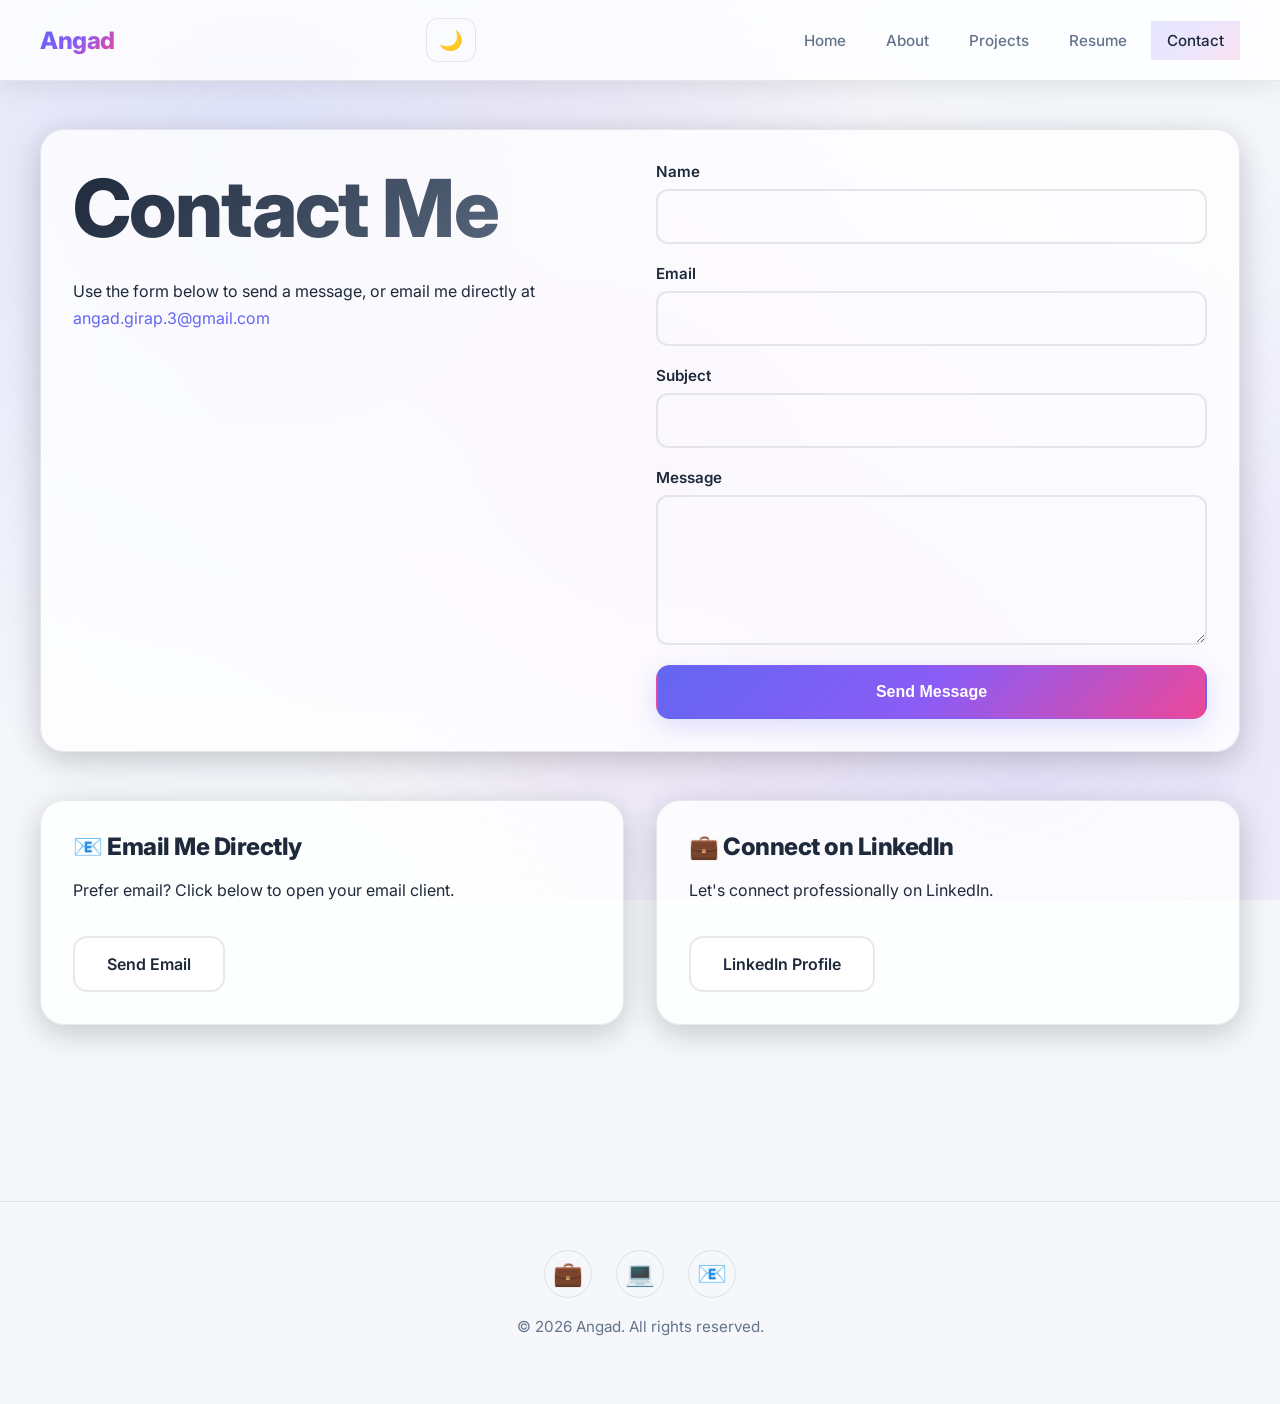
<file: contact.html>
<!DOCTYPE html>
<html lang="en">
  <head>
    <meta charset="UTF-8" />
    <meta name="viewport" content="width=device-width, initial-scale=1.0" />
    <title>Portfolio | Contact</title>
    <link rel="preconnect" href="https://fonts.googleapis.com">
    <link rel="preconnect" href="https://fonts.gstatic.com" crossorigin>
    <link href="https://fonts.googleapis.com/css2?family=Inter:wght@400;500;600;700;800;900&display=swap" rel="stylesheet">
    <link rel="stylesheet" href="css/style.css" />
  </head>
  <body>
    <header class="site-header">
      <nav class="nav container">
        <a class="brand" href="index.html">Angad</a>
        <div class="nav-actions">
          <button class="theme-toggle" type="button" aria-label="Toggle theme">☀️</button>
          <button class="nav-toggle" type="button" aria-label="Toggle navigation">☰</button>
        </div>
        <ul class="nav-links">
          <li><a href="index.html">Home</a></li>
          <li><a href="about.html">About</a></li>
          <li><a href="projects.html">Projects</a></li>
          <li><a href="resume.html">Resume</a></li>
          <li><a href="contact.html" class="active">Contact</a></li>
        </ul>
      </nav>
    </header>

    <main class="container page-content">
      <section class="card contact-wrap">
        <div>
          <h1>Contact Me</h1>
          <p>Use the form below to send a message, or email me directly at <a href="mailto:angad.girap.3@gmail.com" style="color: var(--accent);">angad.girap.3@gmail.com</a></p>
          <div id="form-success" style="display: none; margin-top: 1.5rem; padding: 1rem; background: rgba(34, 197, 94, 0.1); border: 1px solid rgba(34, 197, 94, 0.3); border-radius: 12px; color: var(--text);">
            <strong>✅ Message sent successfully!</strong>
            <p style="margin: 0.5rem 0 0 0;">Thank you for reaching out. I'll respond to you shortly.</p>
          </div>
          <div id="form-error" style="display: none; margin-top: 1.5rem; padding: 1rem; background: rgba(239, 68, 68, 0.1); border: 1px solid rgba(239, 68, 68, 0.3); border-radius: 12px; color: var(--text);">
            <strong>❌ Something went wrong</strong>
            <p style="margin: 0.5rem 0 0 0;">Please try again or email me directly.</p>
          </div>
        </div>
        <form class="contact-form" id="contact-form" action="https://api.web3forms.com/submit" method="POST">
          <!-- Web3Forms Access Key - FREE, no signup required -->
          <input type="hidden" name="access_key" value="YOUR_ACCESS_KEY_HERE">
          
          <!-- Optional: Redirect to thank you page after submission -->
          <input type="hidden" name="redirect" value="https://phenomenal-malabi-0dccb3.netlify.app/thank-you.html">
          
          <!-- Optional: Custom subject line -->
          <input type="hidden" name="subject" value="New Contact Form Submission from Portfolio">
          
          <!-- Optional: From Name -->
          <input type="hidden" name="from_name" value="Portfolio Contact Form">
          
          <!-- Honeypot Spam Protection -->
          <input type="checkbox" name="botcheck" id="" style="display: none;">
          
          <label>
            Name
            <input type="text" name="name" required />
          </label>
          <label>
            Email
            <input type="email" name="email" required />
          </label>
          <label>
            Subject
            <input type="text" name="subject" required />
          </label>
          <label>
            Message
            <textarea name="message" rows="6" required></textarea>
          </label>
          <button class="button primary" type="submit">Send Message</button>
        </form>
      </section>

      <!-- Alternative Contact Methods -->
      <section class="section-grid two-up" style="margin-top: 3rem;">
        <article class="card">
          <h3>📧 Email Me Directly</h3>
          <p>Prefer email? Click below to open your email client.</p>
          <a href="mailto:angad.girap.3@gmail.com?subject=Portfolio%20Inquiry" class="button secondary" style="margin-top: 1rem;">Send Email</a>
        </article>
        <article class="card">
          <h3>💼 Connect on LinkedIn</h3>
          <p>Let's connect professionally on LinkedIn.</p>
          <a href="https://www.linkedin.com/in/angad-girap-665814273" target="_blank" rel="noopener noreferrer" class="button secondary" style="margin-top: 1rem;">LinkedIn Profile</a>
        </article>
      </section>
    </main>

    <footer class="site-footer">
      <div class="container" style="display: flex; flex-direction: column; align-items: center; gap: 1rem;">
        <div style="display: flex; gap: 1.5rem; align-items: center; flex-wrap: wrap; justify-content: center;">
          <a href="https://www.linkedin.com/in/angad-girap-665814273" target="_blank" rel="noopener noreferrer" style="color: var(--muted); transition: color 0.3s ease; font-size: 1.5rem;" title="LinkedIn Profile">💼</a>
          <a href="https://github.com/angadgirap3-tech" target="_blank" rel="noopener noreferrer" style="color: var(--muted); transition: color 0.3s ease; font-size: 1.5rem;" title="GitHub Profile">💻</a>
          <a href="mailto:angad.girap.3@gmail.com" style="color: var(--muted); transition: color 0.3s ease; font-size: 1.5rem;" title="Email">📧</a>
        </div>
        <p>© <span id="year"></span> Angad. All rights reserved.</p>
      </div>
    </footer>

    <script src="js/script.js"></script>
    <script src="js/contact-form.js"></script>
  </body>
</html>
</file>
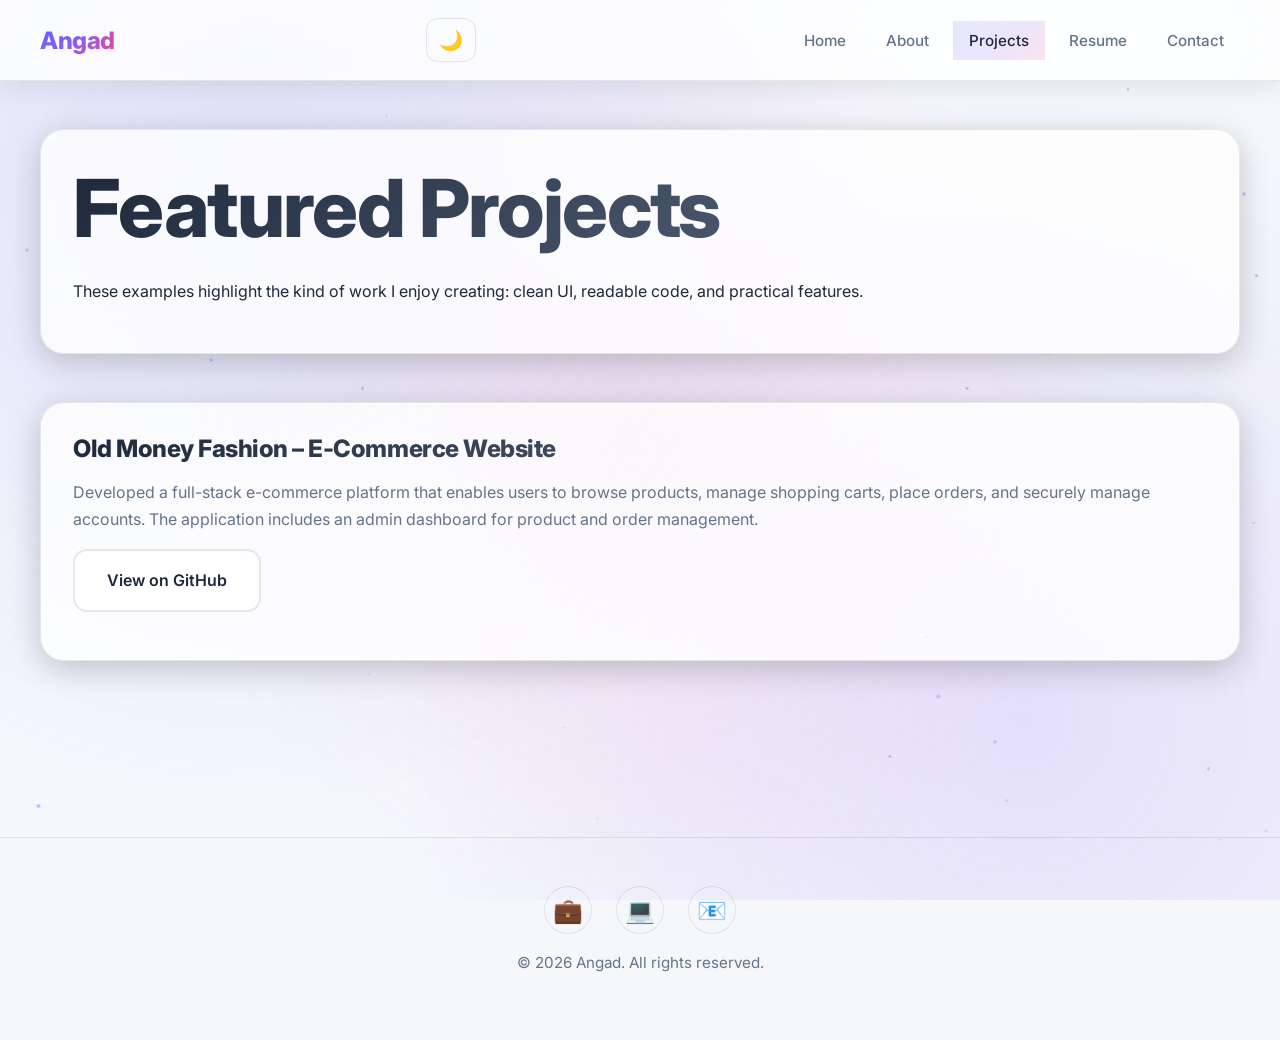
<file: projects.html>
<!DOCTYPE html>
<html lang="en">
  <head>
    <meta charset="UTF-8" />
    <meta name="viewport" content="width=device-width, initial-scale=1.0" />
    <title>Portfolio | Projects</title>
    <link rel="preconnect" href="https://fonts.googleapis.com">
    <link rel="preconnect" href="https://fonts.gstatic.com" crossorigin>
    <link href="https://fonts.googleapis.com/css2?family=Inter:wght@400;500;600;700;800;900&display=swap" rel="stylesheet">
    <link rel="stylesheet" href="css/style.css" />
  </head>
  <body>
    <header class="site-header">
      <nav class="nav container">
        <a class="brand" href="index.html">Angad</a>
        <div class="nav-actions">
          <button class="theme-toggle" type="button" aria-label="Toggle theme">☀️</button>
          <button class="nav-toggle" type="button" aria-label="Toggle navigation">☰</button>
        </div>
        <ul class="nav-links">
          <li><a href="index.html">Home</a></li>
          <li><a href="about.html">About</a></li>
          <li><a href="projects.html" class="active">Projects</a></li>
          <li><a href="resume.html">Resume</a></li>
          <li><a href="contact.html">Contact</a></li>
        </ul>
      </nav>
    </header>

    <main class="container page-content">
      <section class="card">
        <h1>Featured Projects</h1>
        <p>These examples highlight the kind of work I enjoy creating: clean UI, readable code, and practical features.</p>
      </section>

      <section class="section-grid three-up">
        <article class="card project-card">
          <h2>Old Money Fashion – E-Commerce Website</h2>
          <p>Developed a full-stack e-commerce platform that enables users to browse products, manage shopping carts, place orders, and securely manage accounts. The application includes an admin dashboard for product and order management.</p>
          <p><a class="button secondary" href="https://github.com/angadgirap3-tech/oldmoney-fashion-store" target="_blank" rel="noopener noreferrer">View on GitHub</a></p>
        </article>
      </section>
    </main>

    <footer class="site-footer">
      <div class="container" style="display: flex; flex-direction: column; align-items: center; gap: 1rem;">
        <div style="display: flex; gap: 1.5rem; align-items: center; flex-wrap: wrap; justify-content: center;">
          <a href="https://www.linkedin.com/in/angad-girap-665814273" target="_blank" rel="noopener noreferrer" style="color: var(--muted); transition: color 0.3s ease; font-size: 1.5rem;" title="LinkedIn Profile">💼</a>
          <a href="https://github.com/angadgirap3-tech" target="_blank" rel="noopener noreferrer" style="color: var(--muted); transition: color 0.3s ease; font-size: 1.5rem;" title="GitHub Profile">💻</a>
          <a href="mailto:angad.girap.3@gmail.com" style="color: var(--muted); transition: color 0.3s ease; font-size: 1.5rem;" title="Email">📧</a>
        </div>
        <p>© <span id="year"></span> Angad. All rights reserved.</p>
      </div>
    </footer>

    <script src="js/script.js"></script>
  </body>
</html>
</file>
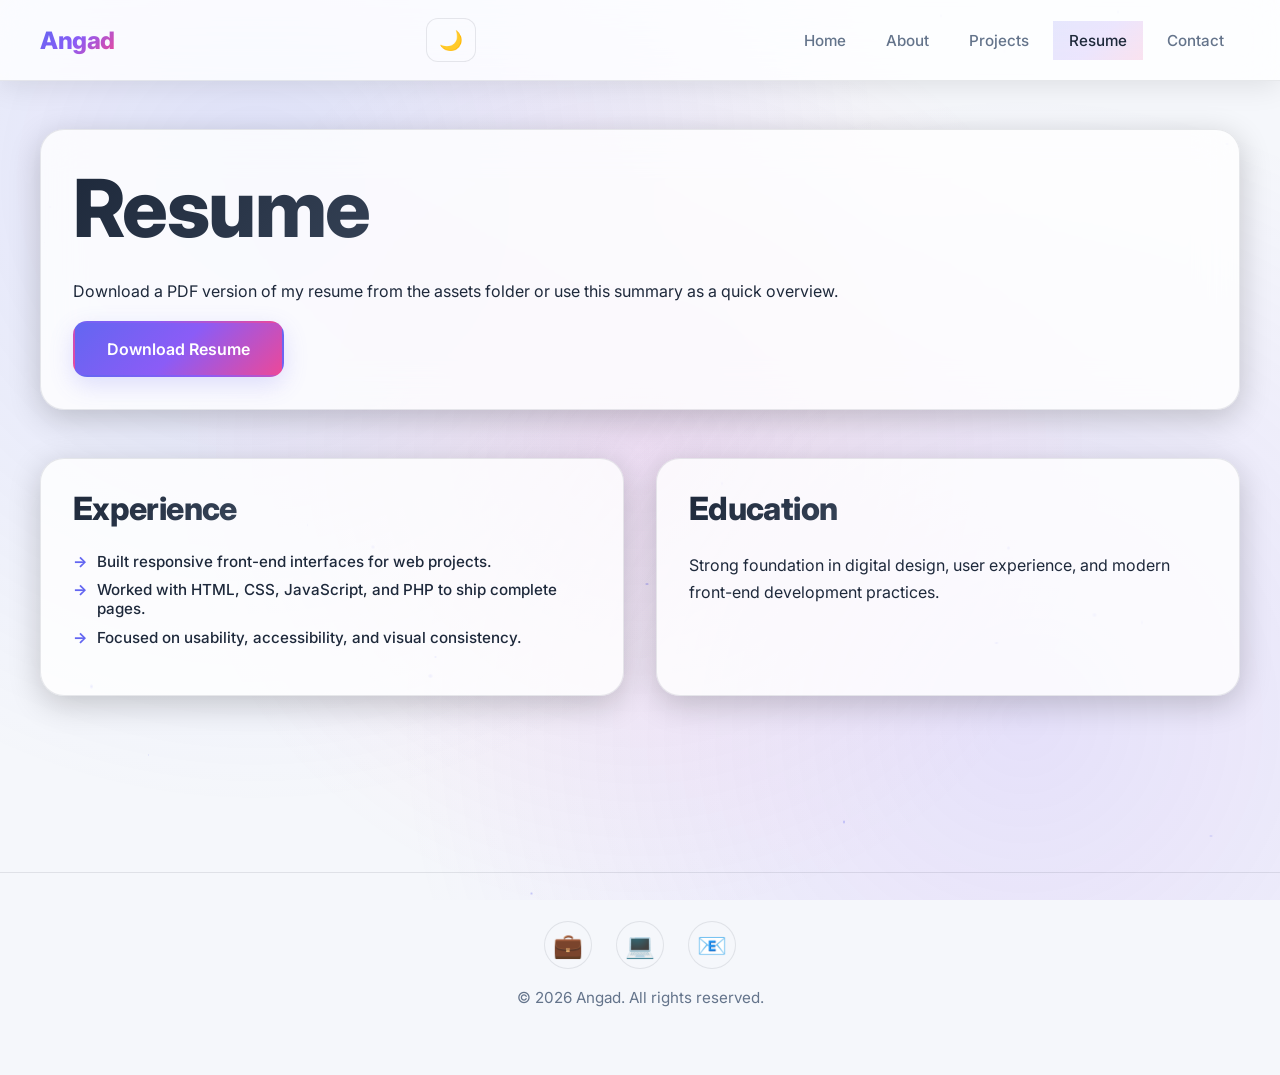
<file: resume.html>
<!DOCTYPE html>
<html lang="en">
  <head>
    <meta charset="UTF-8" />
    <meta name="viewport" content="width=device-width, initial-scale=1.0" />
    <title>Portfolio | Resume</title>
    <link rel="preconnect" href="https://fonts.googleapis.com">
    <link rel="preconnect" href="https://fonts.gstatic.com" crossorigin>
    <link href="https://fonts.googleapis.com/css2?family=Inter:wght@400;500;600;700;800;900&display=swap" rel="stylesheet">
    <link rel="stylesheet" href="css/style.css" />
  </head>
  <body>
    <header class="site-header">
      <nav class="nav container">
        <a class="brand" href="index.html">Angad</a>
        <div class="nav-actions">
          <button class="theme-toggle" type="button" aria-label="Toggle theme">☀️</button>
          <button class="nav-toggle" type="button" aria-label="Toggle navigation">☰</button>
        </div>
        <ul class="nav-links">
          <li><a href="index.html">Home</a></li>
          <li><a href="about.html">About</a></li>
          <li><a href="projects.html">Projects</a></li>
          <li><a href="resume.html" class="active">Resume</a></li>
          <li><a href="contact.html">Contact</a></li>
        </ul>
      </nav>
    </header>

    <main class="container page-content">
      <section class="card">
        <h1>Resume</h1>
        <p>Download a PDF version of my resume from the assets folder or use this summary as a quick overview.</p>
        <a class="button primary" href="assets/resume/resume.pdf">Download Resume</a>
      </section>

      <section class="section-grid two-up">
        <article class="card">
          <h2>Experience</h2>
          <ul class="bullet-list">
            <li>Built responsive front-end interfaces for web projects.</li>
            <li>Worked with HTML, CSS, JavaScript, and PHP to ship complete pages.</li>
            <li>Focused on usability, accessibility, and visual consistency.</li>
          </ul>
        </article>
        <article class="card">
          <h2>Education</h2>
          <p>Strong foundation in digital design, user experience, and modern front-end development practices.</p>
        </article>
      </section>
    </main>

    <footer class="site-footer">
      <div class="container" style="display: flex; flex-direction: column; align-items: center; gap: 1rem;">
        <div style="display: flex; gap: 1.5rem; align-items: center; flex-wrap: wrap; justify-content: center;">
          <a href="https://www.linkedin.com/in/angad-girap-665814273" target="_blank" rel="noopener noreferrer" style="color: var(--muted); transition: color 0.3s ease; font-size: 1.5rem;" title="LinkedIn Profile">💼</a>
          <a href="https://github.com/angadgirap3-tech" target="_blank" rel="noopener noreferrer" style="color: var(--muted); transition: color 0.3s ease; font-size: 1.5rem;" title="GitHub Profile">💻</a>
          <a href="mailto:angad.girap.3@gmail.com" style="color: var(--muted); transition: color 0.3s ease; font-size: 1.5rem;" title="Email">📧</a>
        </div>
        <p>© <span id="year"></span> Angad. All rights reserved.</p>
      </div>
    </footer>

    <script src="js/script.js"></script>
  </body>
</html>
</file>
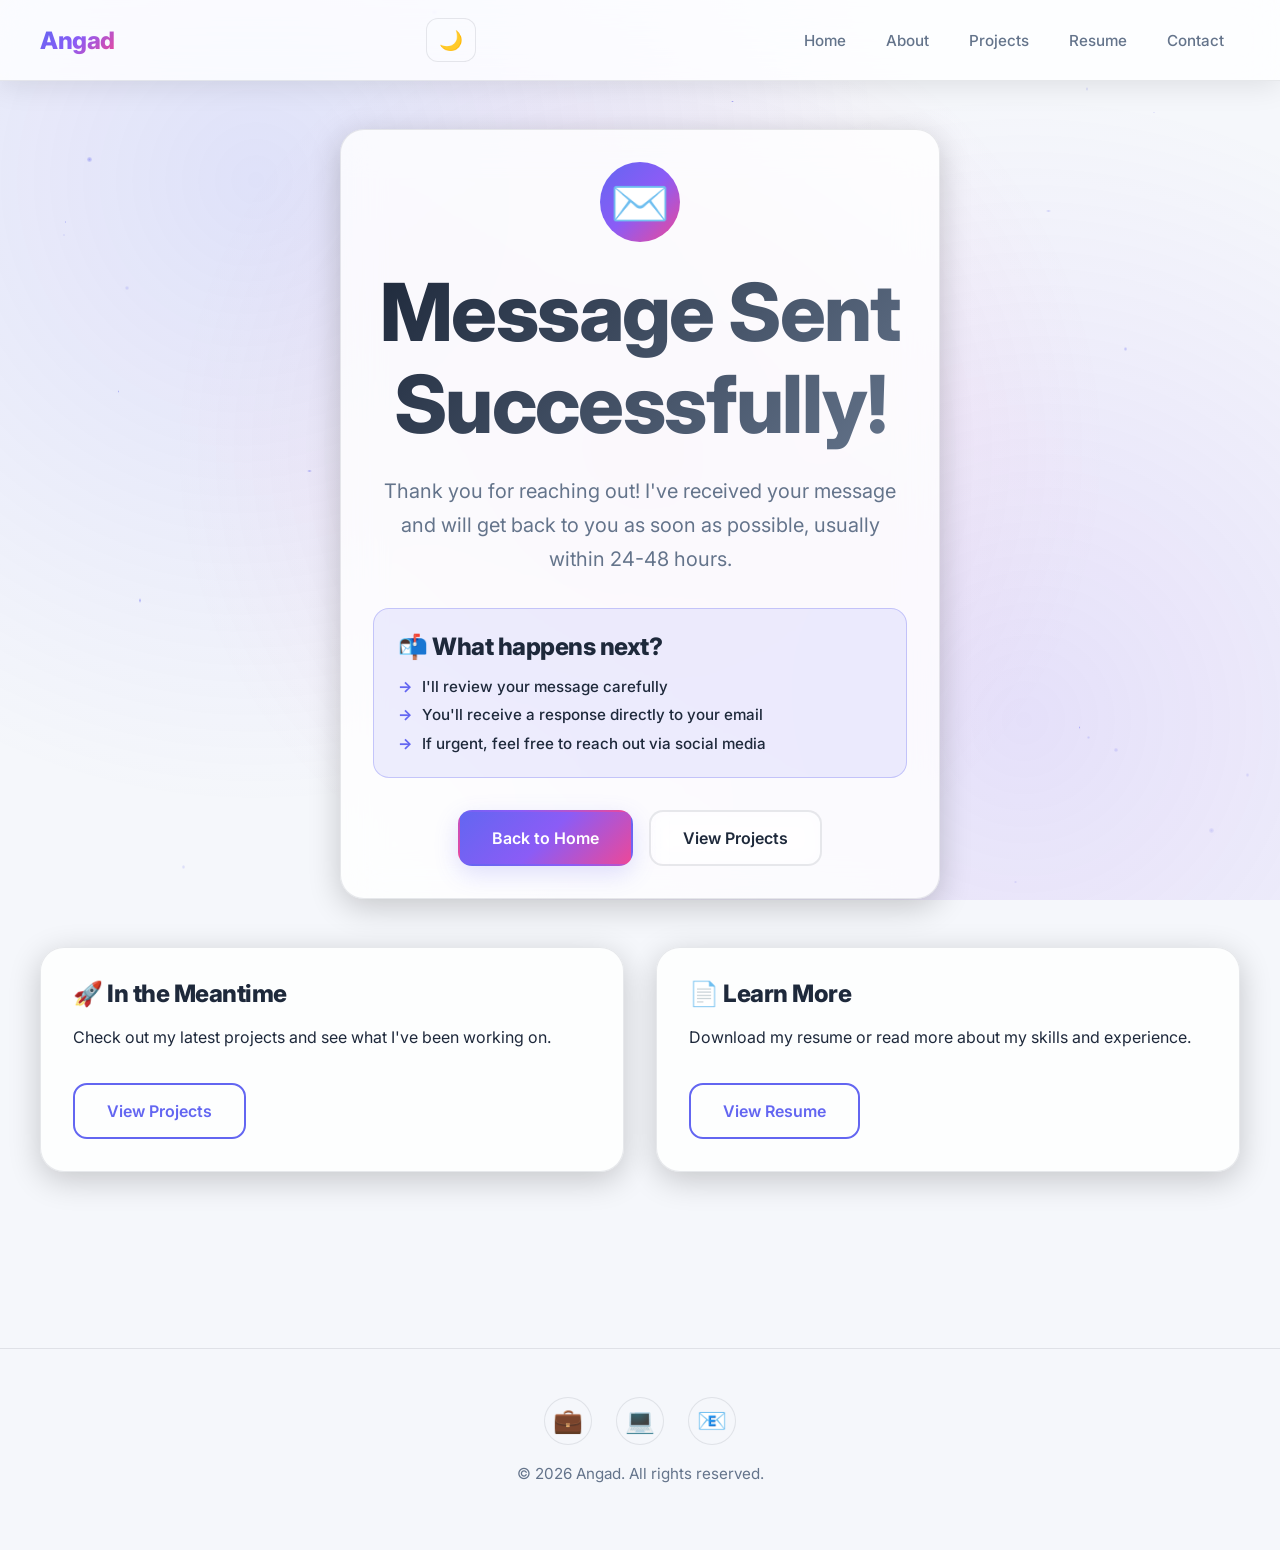
<file: thank-you.html>
<!DOCTYPE html>
<html lang="en">
  <head>
    <meta charset="UTF-8" />
    <meta name="viewport" content="width=device-width, initial-scale=1.0" />
    <title>Thank You | Portfolio</title>
    <link rel="preconnect" href="https://fonts.googleapis.com">
    <link rel="preconnect" href="https://fonts.gstatic.com" crossorigin>
    <link href="https://fonts.googleapis.com/css2?family=Inter:wght@400;500;600;700;800;900&display=swap" rel="stylesheet">
    <link rel="stylesheet" href="css/style.css" />
    <style>
      .success-icon {
        width: 80px;
        height: 80px;
        margin: 0 auto 1.5rem;
        background: var(--gradient-1);
        border-radius: 50%;
        display: grid;
        place-items: center;
        font-size: 3rem;
        animation: successPop 0.6s cubic-bezier(0.4, 0, 0.2, 1);
      }
      @keyframes successPop {
        0% {
          transform: scale(0) rotate(0deg);
          opacity: 0;
        }
        60% {
          transform: scale(1.2) rotate(10deg);
        }
        100% {
          transform: scale(1) rotate(0deg);
          opacity: 1;
        }
      }
      .success-card {
        text-align: center;
        max-width: 600px;
        margin: 0 auto;
      }
    </style>
  </head>
  <body>
    <header class="site-header">
      <nav class="nav container">
        <a class="brand" href="index.html">Angad</a>
        <div class="nav-actions">
          <button class="theme-toggle" type="button" aria-label="Toggle theme">☀️</button>
          <button class="nav-toggle" type="button" aria-label="Toggle navigation">☰</button>
        </div>
        <ul class="nav-links">
          <li><a href="index.html">Home</a></li>
          <li><a href="about.html">About</a></li>
          <li><a href="projects.html">Projects</a></li>
          <li><a href="resume.html">Resume</a></li>
          <li><a href="contact.html">Contact</a></li>
        </ul>
      </nav>
    </header>

    <main class="container page-content">
      <section class="card success-card">
        <div class="success-icon">✉️</div>
        <h1>Message Sent Successfully!</h1>
        <p class="lead" style="margin: 1.5rem auto;">Thank you for reaching out! I've received your message and will get back to you as soon as possible, usually within 24-48 hours.</p>
        
        <div style="background: rgba(99, 102, 241, 0.1); border: 1px solid rgba(99, 102, 241, 0.3); border-radius: 16px; padding: 1.5rem; margin: 2rem 0; text-align: left;">
          <h3 style="margin-top: 0;">📬 What happens next?</h3>
          <ul class="bullet-list" style="margin: 1rem 0 0 0;">
            <li>I'll review your message carefully</li>
            <li>You'll receive a response directly to your email</li>
            <li>If urgent, feel free to reach out via social media</li>
          </ul>
        </div>

        <div style="display: flex; gap: 1rem; justify-content: center; flex-wrap: wrap; margin-top: 2rem;">
          <a href="index.html" class="button primary">Back to Home</a>
          <a href="projects.html" class="button secondary">View Projects</a>
        </div>
      </section>

      <section class="section-grid two-up" style="margin-top: 3rem;">
        <article class="card">
          <h3>🚀 In the Meantime</h3>
          <p>Check out my latest projects and see what I've been working on.</p>
          <a href="projects.html" class="button liquid" style="margin-top: 1rem;">View Projects</a>
        </article>
        <article class="card">
          <h3>📄 Learn More</h3>
          <p>Download my resume or read more about my skills and experience.</p>
          <a href="resume.html" class="button liquid" style="margin-top: 1rem;">View Resume</a>
        </article>
      </section>
    </main>

    <footer class="site-footer">
      <div class="container" style="display: flex; flex-direction: column; align-items: center; gap: 1rem;">
        <div style="display: flex; gap: 1.5rem; align-items: center; flex-wrap: wrap; justify-content: center;">
          <a href="https://www.linkedin.com/in/angad-girap-665814273" target="_blank" rel="noopener noreferrer" style="color: var(--muted); transition: color 0.3s ease; font-size: 1.5rem;" title="LinkedIn Profile">💼</a>
          <a href="https://github.com/angadgirap3-tech" target="_blank" rel="noopener noreferrer" style="color: var(--muted); transition: color 0.3s ease; font-size: 1.5rem;" title="GitHub Profile">💻</a>
          <a href="mailto:angad.girap.3@gmail.com" style="color: var(--muted); transition: color 0.3s ease; font-size: 1.5rem;" title="Email">📧</a>
        </div>
        <p>© <span id="year"></span> Angad. All rights reserved.</p>
      </div>
    </footer>

    <script src="js/script.js"></script>
  </body>
</html>
</file>
<file: css/style.css>
:root {
  color-scheme: dark;
  --bg: #0a0e27;
  --bg-secondary: #131738;
  --panel: #1a1f3a;
  --panel-2: #242a4d;
  --text: #f0f4ff;
  --muted: #a8b4cf;
  --accent: #6366f1;
  --accent-2: #8b5cf6;
  --accent-3: #ec4899;
  --accent-glow: rgba(99, 102, 241, 0.4);
  --border: rgba(168, 180, 207, 0.1);
  --shadow: rgba(0, 0, 0, 0.4);
  --gradient-1: linear-gradient(135deg, #6366f1 0%, #8b5cf6 50%, #ec4899 100%);
  --gradient-2: linear-gradient(135deg, #3b82f6 0%, #6366f1 100%);
}

body.theme-light {
  color-scheme: light;
  --bg: #f5f7fb;
  --bg-secondary: #e8ecf4;
  --panel: #ffffff;
  --panel-2: #f8f9fc;
  --text: #1e293b;
  --muted: #64748b;
  --accent: #6366f1;
  --accent-2: #8b5cf6;
  --accent-3: #ec4899;
  --accent-glow: rgba(99, 102, 241, 0.2);
  --border: rgba(30, 41, 59, 0.1);
  --shadow: rgba(15, 23, 42, 0.15);
  --gradient-1: linear-gradient(135deg, #6366f1 0%, #8b5cf6 50%, #ec4899 100%);
  --gradient-2: linear-gradient(135deg, #3b82f6 0%, #6366f1 100%);
}

* { 
  box-sizing: border-box; 
  margin: 0;
  padding: 0;
}

html {
  scroll-behavior: smooth;
}

html, body { 
  margin: 0; 
  padding: 0; 
  font-family: 'Inter', -apple-system, BlinkMacSystemFont, 'Segoe UI', Roboto, Oxygen, Ubuntu, sans-serif; 
  background: var(--bg);
  color: var(--text); 
  min-height: 100%;
  overflow-x: hidden;
}

body { 
  display: flex; 
  flex-direction: column; 
  transition: background-color 0.3s ease, color 0.3s ease;
  position: relative;
}

body::before {
  content: '';
  position: fixed;
  top: 0;
  left: 0;
  right: 0;
  bottom: 0;
  background: 
    radial-gradient(circle at 20% 20%, rgba(99, 102, 241, 0.15) 0%, transparent 50%),
    radial-gradient(circle at 80% 80%, rgba(139, 92, 246, 0.15) 0%, transparent 50%),
    radial-gradient(circle at 50% 50%, rgba(236, 72, 153, 0.1) 0%, transparent 60%);
  pointer-events: none;
  z-index: 0;
  animation: gradientShift 15s ease infinite;
}

@keyframes gradientShift {
  0%, 100% { opacity: 0.8; }
  50% { opacity: 1; }
}

body > * {
  position: relative;
  z-index: 1;
}

img { 
  max-width: 100%; 
  display: block; 
}

a { 
  color: inherit; 
  text-decoration: none;
  transition: all 0.3s ease;
}

.container { 
  width: min(1200px, calc(100% - 3rem)); 
  margin: 0 auto; 
}
.site-header { 
  position: sticky; 
  top: 0; 
  z-index: 100; 
  backdrop-filter: blur(20px) saturate(180%); 
  background: rgba(10, 14, 39, 0.8);
  border-bottom: 1px solid var(--border); 
  box-shadow: 0 4px 30px rgba(0, 0, 0, 0.1);
  animation: slideDown 0.6s ease;
}

body.theme-light .site-header {
  background: rgba(255, 255, 255, 0.8);
}

@keyframes slideDown {
  from {
    transform: translateY(-100%);
    opacity: 0;
  }
  to {
    transform: translateY(0);
    opacity: 1;
  }
}

.nav { 
  display: flex; 
  align-items: center; 
  justify-content: space-between; 
  gap: 1rem; 
  min-height: 80px;
  padding: 0.5rem 0;
}

.brand { 
  font-size: 1.5rem; 
  font-weight: 800; 
  letter-spacing: -0.02em; 
  background: var(--gradient-1);
  -webkit-background-clip: text;
  -webkit-text-fill-color: transparent;
  background-clip: text;
  transition: transform 0.3s ease;
}

.brand:hover {
  transform: scale(1.05);
}

.nav-links { 
  display: flex; 
  gap: 0.5rem; 
  list-style: none; 
  margin: 0; 
  padding: 0; 
  align-items: center; 
}

.nav-links a { 
  color: var(--muted); 
  padding: 0.6rem 1rem; 
  border-radius: 12px; 
  font-weight: 500;
  font-size: 0.95rem;
  position: relative;
  overflow: hidden;
  transition: all 0.3s ease;
}

.nav-links a::before {
  content: '';
  position: absolute;
  top: 0;
  left: 0;
  right: 0;
  bottom: 0;
  background: var(--gradient-1);
  opacity: 0;
  transition: opacity 0.3s ease;
  z-index: -1;
}

.nav-links a:hover, .nav-links a.active { 
  color: var(--text);
  transform: translateY(-2px);
}

.nav-links a.active::before {
  opacity: 0.15;
}

.nav-links a:hover::before {
  opacity: 0.1;
}

.nav-actions { 
  display: flex; 
  align-items: center; 
  gap: 0.5rem; 
}

.theme-toggle, .nav-toggle { 
  display: inline-flex; 
  align-items: center; 
  justify-content: center; 
  background: rgba(255, 255, 255, 0.05); 
  color: var(--text); 
  border: 1px solid var(--border); 
  border-radius: 12px; 
  padding: 0.6rem 0.75rem; 
  cursor: pointer;
  font-size: 1.2rem;
  transition: all 0.3s ease;
}

.theme-toggle:hover, .nav-toggle:hover { 
  background: rgba(99, 102, 241, 0.15); 
  transform: translateY(-2px) scale(1.05); 
  box-shadow: 0 8px 20px rgba(99, 102, 241, 0.3);
  border-color: var(--accent);
}

.nav-toggle { 
  display: none;
}

main { 
  flex: 1; 
}

.hero { 
  display: grid; 
  grid-template-columns: 1fr; 
  gap: 2rem; 
  align-items: center; 
  padding: 6rem 0 4rem;
  text-align: center;
  animation: fadeInUp 0.8s ease;
}

@keyframes fadeInUp {
  from {
    opacity: 0;
    transform: translateY(30px);
  }
  to {
    opacity: 1;
    transform: translateY(0);
  }
}

.eyebrow { 
  text-transform: uppercase; 
  letter-spacing: 0.12em; 
  background: var(--gradient-1);
  -webkit-background-clip: text;
  -webkit-text-fill-color: transparent;
  background-clip: text;
  font-size: 0.9rem; 
  font-weight: 600;
  margin-bottom: 1rem;
  animation: fadeInUp 0.8s ease 0.2s both;
}

h1, h2, h3 { 
  line-height: 1.15; 
  margin-top: 0; 
  font-weight: 800;
  letter-spacing: -0.02em;
}

h1 { 
  font-size: clamp(2.5rem, 7vw, 5rem); 
  margin-bottom: 1.5rem;
  background: linear-gradient(135deg, var(--text) 0%, var(--muted) 100%);
  -webkit-background-clip: text;
  -webkit-text-fill-color: transparent;
  background-clip: text;
  animation: fadeInUp 0.8s ease 0.3s both;
}

.lead { 
  color: var(--muted); 
  font-size: 1.25rem; 
  max-width: 46rem;
  margin: 0 auto 2rem;
  line-height: 1.7;
  animation: fadeInUp 0.8s ease 0.4s both;
}
.cta-row { 
  display: flex; 
  gap: 1rem; 
  flex-wrap: wrap; 
  margin-top: 2rem;
  justify-content: center;
  animation: fadeInUp 0.8s ease 0.5s both;
}

.button { 
  display: inline-flex; 
  align-items: center; 
  justify-content: center; 
  border-radius: 14px; 
  padding: 1rem 2rem; 
  border: 2px solid transparent; 
  font-weight: 600;
  font-size: 1rem;
  cursor: pointer;
  position: relative;
  overflow: hidden;
  transition: all 0.4s cubic-bezier(0.4, 0, 0.2, 1);
  z-index: 1;
}

/* Shimmer effect for primary button */
.button.primary::before {
  content: '';
  position: absolute;
  top: 0;
  left: -100%;
  width: 100%;
  height: 100%;
  background: linear-gradient(
    90deg,
    transparent,
    rgba(255, 255, 255, 0.3),
    transparent
  );
  transition: left 0.5s ease;
}

.button.primary:hover::before {
  left: 100%;
}

/* Magnetic border effect for secondary button */
.button.secondary::before {
  content: '';
  position: absolute;
  inset: -2px;
  border-radius: 14px;
  padding: 2px;
  background: var(--gradient-1);
  -webkit-mask: linear-gradient(#fff 0 0) content-box, linear-gradient(#fff 0 0);
  -webkit-mask-composite: xor;
  mask-composite: exclude;
  opacity: 0;
  transition: opacity 0.4s ease;
}

.button.secondary:hover::before {
  opacity: 1;
}

/* Particle burst effect */
.button::after {
  content: '✨';
  position: absolute;
  font-size: 0;
  opacity: 0;
  top: 50%;
  left: 50%;
  transform: translate(-50%, -50%);
  transition: all 0.4s ease;
  pointer-events: none;
}

.button:active::after {
  font-size: 2rem;
  opacity: 0;
  transform: translate(-50%, -50%) scale(2);
}

.button:hover { 
  transform: translateY(-4px) scale(1.02);
}

.button.primary { 
  background: var(--gradient-1);
  color: #ffffff; 
  box-shadow: 0 8px 24px var(--accent-glow);
  border-color: transparent;
  animation: buttonGlow 3s ease-in-out infinite;
}

@keyframes buttonGlow {
  0%, 100% {
    box-shadow: 0 8px 24px var(--accent-glow);
  }
  50% {
    box-shadow: 0 8px 32px var(--accent-glow), 0 0 20px rgba(99, 102, 241, 0.4);
  }
}

.button.primary:hover { 
  box-shadow: 0 16px 40px var(--accent-glow), 0 0 0 4px rgba(99, 102, 241, 0.15);
  animation: none;
  background: linear-gradient(135deg, #7c3aed 0%, #a855f7 50%, #f472b6 100%);
}

.button.secondary { 
  border-color: var(--border); 
  color: var(--text); 
  background: rgba(255,255,255,0.05);
  backdrop-filter: blur(10px);
  position: relative;
}

.button.secondary:hover {
  border-color: transparent;
  background: rgba(99, 102, 241, 0.15);
  box-shadow: 0 12px 32px rgba(99, 102, 241, 0.3), 
              inset 0 0 20px rgba(99, 102, 241, 0.1);
  color: var(--accent);
}

/* 3D press effect */
.button:active {
  transform: translateY(-1px) scale(0.98);
  transition: all 0.1s ease;
}

/* Pulse effect on focus */
.button:focus-visible {
  outline: none;
  animation: buttonPulse 1s ease infinite;
}

@keyframes buttonPulse {
  0%, 100% {
    box-shadow: 0 8px 24px var(--accent-glow), 0 0 0 0 rgba(99, 102, 241, 0.4);
  }
  50% {
    box-shadow: 0 8px 24px var(--accent-glow), 0 0 0 8px rgba(99, 102, 241, 0);
  }
}

.profile-card, .card { 
  background: rgba(26, 31, 58, 0.6);
  border: 1px solid var(--border); 
  border-radius: 24px; 
  padding: 2rem; 
  box-shadow: 0 8px 32px rgba(0, 0, 0, 0.2);
  backdrop-filter: blur(20px);
  transition: all 0.4s cubic-bezier(0.4, 0, 0.2, 1);
  position: relative;
  overflow: hidden;
}

body.theme-light .card {
  background: rgba(255, 255, 255, 0.8);
}

.card::before {
  content: '';
  position: absolute;
  top: 0;
  left: 0;
  right: 0;
  height: 3px;
  background: var(--gradient-1);
  transform: scaleX(0);
  transform-origin: left;
  transition: transform 0.4s ease;
}

.profile-card:hover, .card:hover { 
  transform: translateY(-8px) scale(1.02); 
  border-color: var(--accent);
  box-shadow: 0 20px 60px rgba(99, 102, 241, 0.3), 0 0 0 1px var(--accent);
}

.card:hover::before {
  transform: scaleX(1);
}

.avatar { 
  width: 80px; 
  height: 80px; 
  border-radius: 20px; 
  display: grid; 
  place-items: center; 
  font-weight: 700; 
  background: var(--gradient-1);
  color: #ffffff; 
  margin-bottom: 1rem;
  font-size: 2rem;
  box-shadow: 0 8px 24px var(--accent-glow);
}
.tag-list, .bullet-list { 
  display: flex; 
  flex-wrap: wrap; 
  gap: 0.75rem; 
  list-style: none; 
  padding: 0; 
  margin: 1rem 0; 
}

.tag-list li, .bullet-list li { 
  background: rgba(99, 102, 241, 0.1); 
  border: 1px solid rgba(99, 102, 241, 0.3); 
  padding: 0.6rem 1rem; 
  border-radius: 12px; 
  font-size: 0.95rem;
  font-weight: 500;
  transition: all 0.3s ease;
  cursor: default;
}

.tag-list li:hover {
  background: rgba(99, 102, 241, 0.2);
  border-color: var(--accent);
  transform: translateY(-2px);
}

.bullet-list { 
  display: grid; 
  gap: 0.6rem; 
  list-style: none;
  padding-left: 0;
}

.bullet-list li { 
  background: none; 
  border: none; 
  padding: 0 0 0 1.5rem; 
  border-radius: 0;
  position: relative;
}

.bullet-list li::before {
  content: '→';
  position: absolute;
  left: 0;
  color: var(--accent);
  font-weight: bold;
}

.section-grid { 
  display: grid; 
  gap: 2rem; 
  margin: 3rem 0;
  animation: fadeInUp 0.8s ease 0.6s both;
}

.two-up { 
  grid-template-columns: repeat(2, 1fr); 
}

.three-up { 
  grid-template-columns: repeat(auto-fit, minmax(300px, 1fr)); 
}

.page-content { 
  padding: 3rem 0 4rem;
  animation: fadeInUp 0.8s ease;
}

.page-content > .card {
  animation: fadeInUp 0.8s ease 0.2s both;
}

.page-content .section-grid {
  animation: fadeInUp 0.8s ease 0.4s both;
}

.project-card p { 
  color: var(--muted); 
  line-height: 1.7;
  margin: 1rem 0;
}

.project-card h2 {
  color: var(--text);
  font-size: 1.5rem;
  margin-bottom: 1rem;
}
.contact-wrap { 
  display: grid; 
  grid-template-columns: 1fr 1fr; 
  gap: 2rem;
  align-items: start;
}

.contact-form { 
  display: grid; 
  gap: 1.25rem; 
}

.contact-form label { 
  display: grid; 
  gap: 0.5rem; 
  color: var(--text); 
  font-size: 0.95rem;
  font-weight: 600;
}

.contact-form input, .contact-form textarea { 
  width: 100%; 
  border-radius: 12px; 
  border: 2px solid var(--border); 
  background: rgba(255,255,255,0.05); 
  color: var(--text); 
  padding: 1rem 1.25rem; 
  font: inherit;
  transition: all 0.3s ease;
}

.contact-form input:focus, .contact-form textarea:focus { 
  outline: none;
  border-color: var(--accent);
  background: rgba(99, 102, 241, 0.05);
  box-shadow: 0 0 0 4px rgba(99, 102, 241, 0.1);
}

.contact-form textarea {
  resize: vertical;
  min-height: 150px;
}

.site-footer { 
  padding: 3rem 0;
  color: var(--muted); 
  text-align: center; 
  font-size: 0.95rem;
  border-top: 1px solid var(--border);
  margin-top: 4rem;
}

@media (max-width: 980px) {
  .hero, .contact-wrap, .two-up, .three-up { 
    grid-template-columns: 1fr; 
  }
  
  .container {
    width: calc(100% - 2rem);
  }
  
  h1 {
    font-size: clamp(2rem, 8vw, 3.5rem);
  }
  
  .lead {
    font-size: 1.1rem;
  }
}

@media (max-width: 760px) {
  .nav-toggle { 
    display: inline-flex; 
  }
  
  .nav-links { 
    position: absolute; 
    top: 80px; 
    left: 1rem; 
    right: 1rem; 
    display: none; 
    flex-direction: column; 
    align-items: stretch; 
    background: rgba(26, 31, 58, 0.98);
    backdrop-filter: blur(20px);
    border: 1px solid var(--border); 
    border-radius: 20px; 
    padding: 1rem;
    box-shadow: 0 20px 60px rgba(0, 0, 0, 0.4);
  }
  
  body.theme-light .nav-links {
    background: rgba(255, 255, 255, 0.98);
  }
  
  .nav-links.open { 
    display: flex;
    animation: slideDown 0.3s ease;
  }
  
  .nav-links a {
    padding: 1rem;
    text-align: center;
  }
  
  .hero { 
    padding-top: 3rem; 
    padding-bottom: 2rem;
  }
  
  .cta-row {
    flex-direction: column;
    width: 100%;
  }
  
  .button {
    width: 100%;
  }
  
  .card {
    padding: 1.5rem;
  }
  
  .section-grid {
    gap: 1.5rem;
  }
}


/* Additional utility classes and polish */
h2 {
  font-size: 2rem;
  margin-bottom: 1.5rem;
  background: linear-gradient(135deg, var(--text) 0%, var(--muted) 100%);
  -webkit-background-clip: text;
  -webkit-text-fill-color: transparent;
  background-clip: text;
}

h3 {
  font-size: 1.5rem;
  margin-bottom: 1rem;
  color: var(--text);
}

p {
  line-height: 1.7;
  margin-bottom: 1rem;
}

/* Smooth scrolling for all browsers */
* {
  scroll-behavior: smooth;
}

/* Selection styling */
::selection {
  background: var(--accent);
  color: #ffffff;
}

::-moz-selection {
  background: var(--accent);
  color: #ffffff;
}

/* Focus visible for accessibility */
*:focus-visible {
  outline: 2px solid var(--accent);
  outline-offset: 3px;
  border-radius: 4px;
}

/* Loading animation for page transitions */
@keyframes shimmer {
  0% {
    background-position: -1000px 0;
  }
  100% {
    background-position: 1000px 0;
  }
}

/* Improved button and card shadows */
.button, .card {
  will-change: transform;
}

/* Performance optimizations */
.site-header {
  will-change: backdrop-filter;
}

/* Print styles */
@media print {
  .site-header, .site-footer, .nav-toggle, .theme-toggle {
    display: none;
  }
  
  .card {
    break-inside: avoid;
    page-break-inside: avoid;
  }
  
  body::before {
    display: none;
  }
}

/* Reduced motion preferences */
@media (prefers-reduced-motion: reduce) {
  *,
  *::before,
  *::after {
    animation-duration: 0.01ms !important;
    animation-iteration-count: 1 !important;
    transition-duration: 0.01ms !important;
    scroll-behavior: auto !important;
  }
  
  body::before {
    animation: none;
  }
}


/* Alternative Button Styles - Add these classes to buttons for different effects */

/* Liquid fill button effect */
.button.liquid {
  background: transparent;
  border: 2px solid var(--accent);
  color: var(--accent);
  position: relative;
  z-index: 1;
  transition: color 0.4s ease;
}

.button.liquid::before {
  content: '';
  position: absolute;
  bottom: 0;
  left: 0;
  right: 0;
  height: 0;
  background: var(--gradient-1);
  transition: height 0.4s cubic-bezier(0.4, 0, 0.2, 1);
  z-index: -1;
  border-radius: 12px;
}

.button.liquid:hover {
  color: #ffffff;
  border-color: transparent;
}

.button.liquid:hover::before {
  height: 100%;
}

/* Neon glow button effect */
.button.neon {
  background: transparent;
  border: 2px solid var(--accent);
  color: var(--accent);
  text-shadow: 0 0 8px rgba(99, 102, 241, 0.5);
  box-shadow: inset 0 0 20px rgba(99, 102, 241, 0.1),
              0 0 20px rgba(99, 102, 241, 0.2);
  animation: neonPulse 2s ease-in-out infinite;
}

@keyframes neonPulse {
  0%, 100% {
    box-shadow: inset 0 0 20px rgba(99, 102, 241, 0.1),
                0 0 20px rgba(99, 102, 241, 0.2);
  }
  50% {
    box-shadow: inset 0 0 30px rgba(99, 102, 241, 0.2),
                0 0 40px rgba(99, 102, 241, 0.4);
  }
}

.button.neon:hover {
  background: rgba(99, 102, 241, 0.1);
  box-shadow: inset 0 0 40px rgba(99, 102, 241, 0.3),
              0 0 60px rgba(99, 102, 241, 0.6);
  text-shadow: 0 0 12px rgba(255, 255, 255, 0.8);
}

/* Morphing gradient button */
.button.morph {
  background: var(--gradient-1);
  background-size: 200% 200%;
  color: #ffffff;
  border: none;
  animation: morphGradient 4s ease infinite;
}

@keyframes morphGradient {
  0%, 100% {
    background-position: 0% 50%;
  }
  50% {
    background-position: 100% 50%;
  }
}

.button.morph:hover {
  animation: morphGradient 1s ease infinite;
  box-shadow: 0 12px 40px var(--accent-glow);
}

/* Glitch button effect */
.button.glitch {
  background: var(--panel);
  border: 2px solid var(--accent);
  color: var(--text);
  position: relative;
}

.button.glitch::before,
.button.glitch::after {
  content: attr(data-text);
  position: absolute;
  top: 0;
  left: 0;
  right: 0;
  bottom: 0;
  display: flex;
  align-items: center;
  justify-content: center;
  opacity: 0;
  transition: opacity 0.3s ease;
}

.button.glitch:hover::before {
  opacity: 0.8;
  animation: glitch1 0.3s infinite;
  color: #ff00ff;
}

.button.glitch:hover::after {
  opacity: 0.8;
  animation: glitch2 0.3s infinite;
  color: #00ffff;
}

@keyframes glitch1 {
  0%, 100% {
    transform: translate(0);
  }
  25% {
    transform: translate(-2px, 2px);
  }
  50% {
    transform: translate(2px, -2px);
  }
  75% {
    transform: translate(-2px, -2px);
  }
}

@keyframes glitch2 {
  0%, 100% {
    transform: translate(0);
  }
  25% {
    transform: translate(2px, -2px);
  }
  50% {
    transform: translate(-2px, 2px);
  }
  75% {
    transform: translate(2px, 2px);
  }
}

/* Bubble pop button */
.button.bubble {
  background: var(--gradient-2);
  color: #ffffff;
  border: none;
  position: relative;
  overflow: visible;
}

.button.bubble:hover {
  animation: bubblePop 0.6s ease;
}

@keyframes bubblePop {
  0% {
    transform: scale(1);
  }
  50% {
    transform: scale(1.15);
  }
  100% {
    transform: scale(1.05);
  }
}

/* Split reveal button */
.button.split {
  background: transparent;
  border: 2px solid var(--accent);
  color: var(--accent);
  position: relative;
  overflow: hidden;
  z-index: 1;
}

.button.split::before,
.button.split::after {
  content: '';
  position: absolute;
  width: 50%;
  height: 100%;
  background: var(--gradient-1);
  z-index: -1;
  transition: transform 0.4s cubic-bezier(0.4, 0, 0.2, 1);
}

.button.split::before {
  top: 0;
  left: 0;
  transform: translateX(-100%);
}

.button.split::after {
  top: 0;
  right: 0;
  transform: translateX(100%);
}

.button.split:hover {
  color: #ffffff;
  border-color: transparent;
}

.button.split:hover::before {
  transform: translateX(0);
}

.button.split:hover::after {
  transform: translateX(0);
}


/* Social Links in Footer */
.site-footer a[title] {
  display: inline-flex;
  align-items: center;
  justify-content: center;
  width: 48px;
  height: 48px;
  border-radius: 50%;
  background: rgba(255, 255, 255, 0.05);
  border: 1px solid var(--border);
  transition: all 0.3s ease;
}

.site-footer a[title]:hover {
  background: rgba(99, 102, 241, 0.15);
  border-color: var(--accent);
  transform: translateY(-3px);
  box-shadow: 0 8px 20px rgba(99, 102, 241, 0.3);
  color: var(--accent) !important;
}

.site-footer a[title]:active {
  transform: translateY(-1px);
}
</file>
